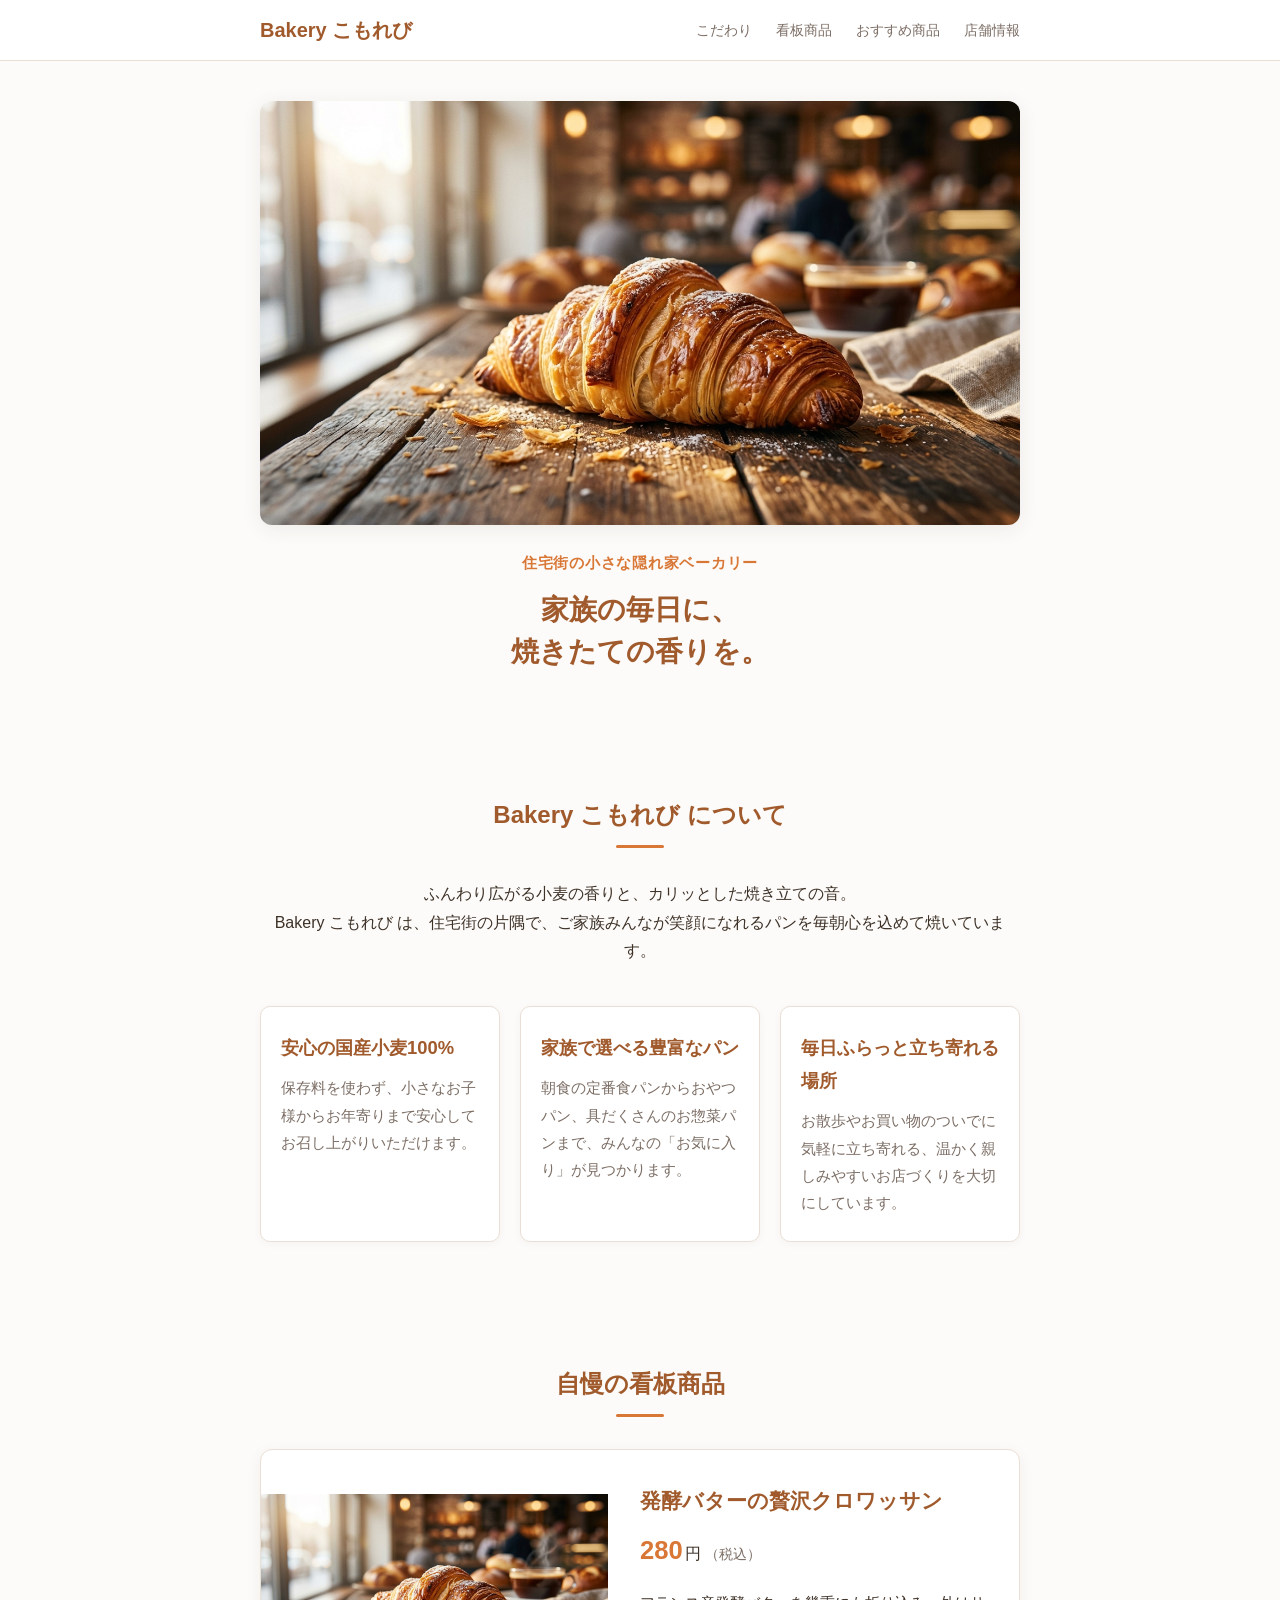
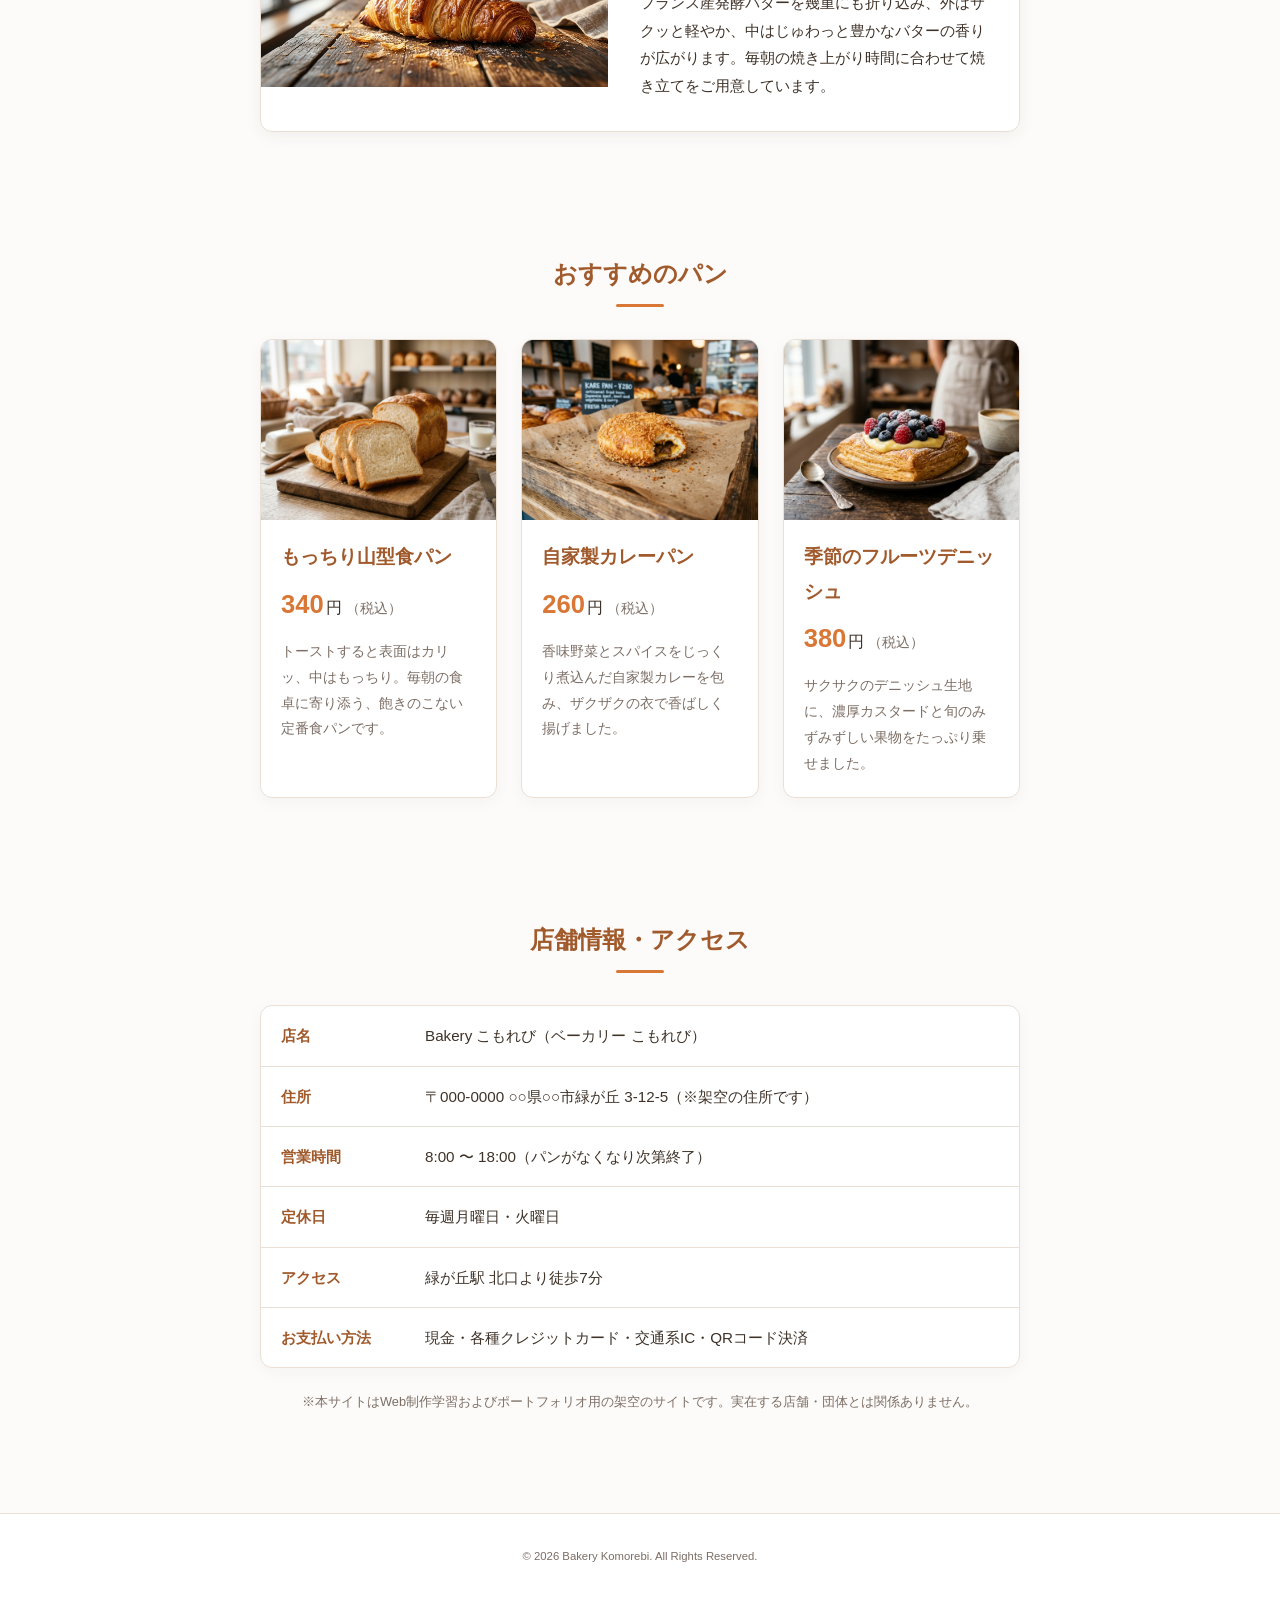
<file: bakery-lp/index.html>
<!DOCTYPE html>
<html lang="ja">
<head>
  <meta charset="UTF-8">
  <meta name="viewport" content="width=device-width, initial-scale=1.0">
  <title>Bakery こもれび | 家族の毎日に寄り添うパン屋さん</title>
  <link rel="stylesheet" href="css/style.css">
</head>
<body>
  <!-- ===================================================
       ① ヘッダー：店名ロゴとページ内ナビゲーション
  =================================================== -->
  <header class="header">
    <div class="header-inner">
      <!-- サイトの最上位見出し・ロゴ -->
      <h1 class="logo">
        <a href="#">Bakery こもれび</a>
      </h1>

      <!-- サイト内ナビゲーション -->
      <nav class="nav">
        <ul class="nav-list">
          <li class="nav-item"><a href="#about">こだわり</a></li>
          <li class="nav-item"><a href="#signature">看板商品</a></li>
          <li class="nav-item"><a href="#menu">おすすめ商品</a></li>
          <li class="nav-item"><a href="#shop-info">店舗情報</a></li>
        </ul>
      </nav>
    </div>
  </header>

  <!-- ===================================================
       メインコンテンツ（ページ固有の主要内容を囲む）
  =================================================== -->
  <main>
    <!-- ===================================================
         ② ファーストビュー（ヒーローセクション）
    =================================================== -->
    <section class="hero">
      <div class="hero-inner">
        <!-- 看板商品の写真 -->
        <div class="hero-image-wrapper">
          <img src="images/hero-croissant.jpg" alt="焼きたての発酵バタークロワッサン" class="hero-image">
        </div>

        <!-- キャッチコピーエリア -->
        <div class="hero-content">
          <p class="hero-subcopy">住宅街の小さな隠れ家ベーカリー</p>
          <h2 class="hero-title">家族の毎日に、<br>焼きたての香りを。</h2>
        </div>
      </div>
    </section>

    <!-- ===================================================
         ③ お店のこだわり（Aboutセクション）
    =================================================== -->
    <section id="about" class="about">
      <div class="about-inner">
        <!-- セクションの見出し -->
        <h2 class="section-title">Bakery こもれび について</h2>
        
        <!-- お店の想い（リード文） -->
        <p class="about-lead">
          ふんわり広がる小麦の香りと、カリッとした焼き立ての音。<br>
          Bakery こもれび は、住宅街の片隅で、ご家族みんなが笑顔になれるパンを毎朝心を込めて焼いています。
        </p>

        <!-- 3つのこだわりカード -->
        <div class="about-cards">
          <!-- こだわり1 -->
          <article class="about-card">
            <h3 class="about-card-title">安心の国産小麦100%</h3>
            <p class="about-card-text">
              保存料を使わず、小さなお子様からお年寄りまで安心してお召し上がりいただけます。
            </p>
          </article>

          <!-- こだわり2 -->
          <article class="about-card">
            <h3 class="about-card-title">家族で選べる豊富なパン</h3>
            <p class="about-card-text">
              朝食の定番食パンからおやつパン、具だくさんのお惣菜パンまで、みんなの「お気に入り」が見つかります。
            </p>
          </article>

          <!-- こだわり3 -->
          <article class="about-card">
            <h3 class="about-card-title">毎日ふらっと立ち寄れる場所</h3>
            <p class="about-card-text">
              お散歩やお買い物のついでに気軽に立ち寄れる、温かく親しみやすいお店づくりを大切にしています。
            </p>
          </article>
        </div>
      </div>
    </section>

    <!-- ===================================================
         ④ 看板商品（Signatureセクション）
    =================================================== -->
    <section id="signature" class="signature">
      <div class="signature-inner">
        <!-- セクションの見出し -->
        <h2 class="section-title">自慢の看板商品</h2>

        <article class="signature-card">
          <!-- 商品写真 -->
          <div class="signature-image-wrapper">
            <img src="images/hero-croissant.jpg" alt="発酵バターの贅沢クロワッサン" class="signature-image">
          </div>

          <!-- 商品情報 -->
          <div class="signature-body">
            <h3 class="signature-name">発酵バターの贅沢クロワッサン</h3>
            <p class="signature-price">
              <span class="price-num">280</span>円<span class="price-tax">（税込）</span>
            </p>
            <p class="signature-desc">
              フランス産発酵バターを幾重にも折り込み、外はサクッと軽やか、中はじゅわっと豊かなバターの香りが広がります。毎朝の焼き上がり時間に合わせて焼き立てをご用意しています。
            </p>
          </div>
        </article>
      </div>
    </section>

    <!-- ===================================================
         ⑤ おすすめ商品（Menuセクション）
    =================================================== -->
    <section id="menu" class="menu">
      <div class="menu-inner">
        <!-- セクションの見出し -->
        <h2 class="section-title">おすすめのパン</h2>

        <!-- 3点カードリスト -->
        <div class="menu-list">
          <!-- 商品1：食パン -->
          <article class="menu-card">
            <div class="menu-card-image-wrapper">
              <img src="images/bread-shokupan.jpg" alt="もっちり山型食パン" class="menu-card-image">
            </div>
            <div class="menu-card-body">
              <h3 class="menu-card-name">もっちり山型食パン</h3>
              <p class="menu-card-price">
                <span class="price-num">340</span>円<span class="price-tax">（税込）</span>
              </p>
              <p class="menu-card-desc">
                トーストすると表面はカリッ、中はもっちり。毎朝の食卓に寄り添う、飽きのこない定番食パンです。
              </p>
            </div>
          </article>

          <!-- 商品2：カレーパン -->
          <article class="menu-card">
            <div class="menu-card-image-wrapper">
              <img src="images/curry-pan.jpg" alt="自家製カレーパン" class="menu-card-image">
            </div>
            <div class="menu-card-body">
              <h3 class="menu-card-name">自家製カレーパン</h3>
              <p class="menu-card-price">
                <span class="price-num">260</span>円<span class="price-tax">（税込）</span>
              </p>
              <p class="menu-card-desc">
                香味野菜とスパイスをじっくり煮込んだ自家製カレーを包み、ザクザクの衣で香ばしく揚げました。
              </p>
            </div>
          </article>

          <!-- 商品3：フルーツデニッシュ -->
          <article class="menu-card">
            <div class="menu-card-image-wrapper">
              <img src="images/fruit-danish.jpg" alt="季節のフルーツデニッシュ" class="menu-card-image">
            </div>
            <div class="menu-card-body">
              <h3 class="menu-card-name">季節のフルーツデニッシュ</h3>
              <p class="menu-card-price">
                <span class="price-num">380</span>円<span class="price-tax">（税込）</span>
              </p>
              <p class="menu-card-desc">
                サクサクのデニッシュ生地に、濃厚カスタードと旬のみずみずしい果物をたっぷり乗せました。
              </p>
            </div>
          </article>
        </div>
      </div>
    </section>

    <!-- ===================================================
         ⑥ 店舗情報・アクセス（Shop Infoセクション）
    =================================================== -->
    <section id="shop-info" class="shop-info">
      <div class="shop-info-inner">
        <h2 class="section-title">店舗情報・アクセス</h2>

        <!-- 店舗データ（定義リスト） -->
        <dl class="shop-data-list">
          <div class="shop-data-row">
            <dt class="shop-data-term">店名</dt>
            <dd class="shop-data-desc">Bakery こもれび（ベーカリー こもれび）</dd>
          </div>

          <div class="shop-data-row">
            <dt class="shop-data-term">住所</dt>
            <dd class="shop-data-desc">〒000-0000 ○○県○○市緑が丘 3-12-5（※架空の住所です）</dd>
          </div>

          <div class="shop-data-row">
            <dt class="shop-data-term">営業時間</dt>
            <dd class="shop-data-desc">8:00 〜 18:00（パンがなくなり次第終了）</dd>
          </div>

          <div class="shop-data-row">
            <dt class="shop-data-term">定休日</dt>
            <dd class="shop-data-desc">毎週月曜日・火曜日</dd>
          </div>

          <div class="shop-data-row">
            <dt class="shop-data-term">アクセス</dt>
            <dd class="shop-data-desc">緑が丘駅 北口より徒歩7分</dd>
          </div>

          <div class="shop-data-row">
            <dt class="shop-data-term">お支払い方法</dt>
            <dd class="shop-data-desc">現金・各種クレジットカード・交通系IC・QRコード決済</dd>
          </div>
        </dl>

        <!-- ポートフォリオ用注記 -->
        <p class="shop-note">
          ※本サイトはWeb制作学習およびポートフォリオ用の架空のサイトです。実在する店舗・団体とは関係ありません。
        </p>
      </div>
    </section>
  </main>

  <!-- ===================================================
       ⑦ フッター：コピーライト
  =================================================== -->
  <footer class="footer">
    <div class="footer-inner">
      <p class="copyright">
        <small>&copy; 2026 Bakery Komorebi. All Rights Reserved.</small>
      </p>
    </div>
  </footer>
</body>
</html>
</file>
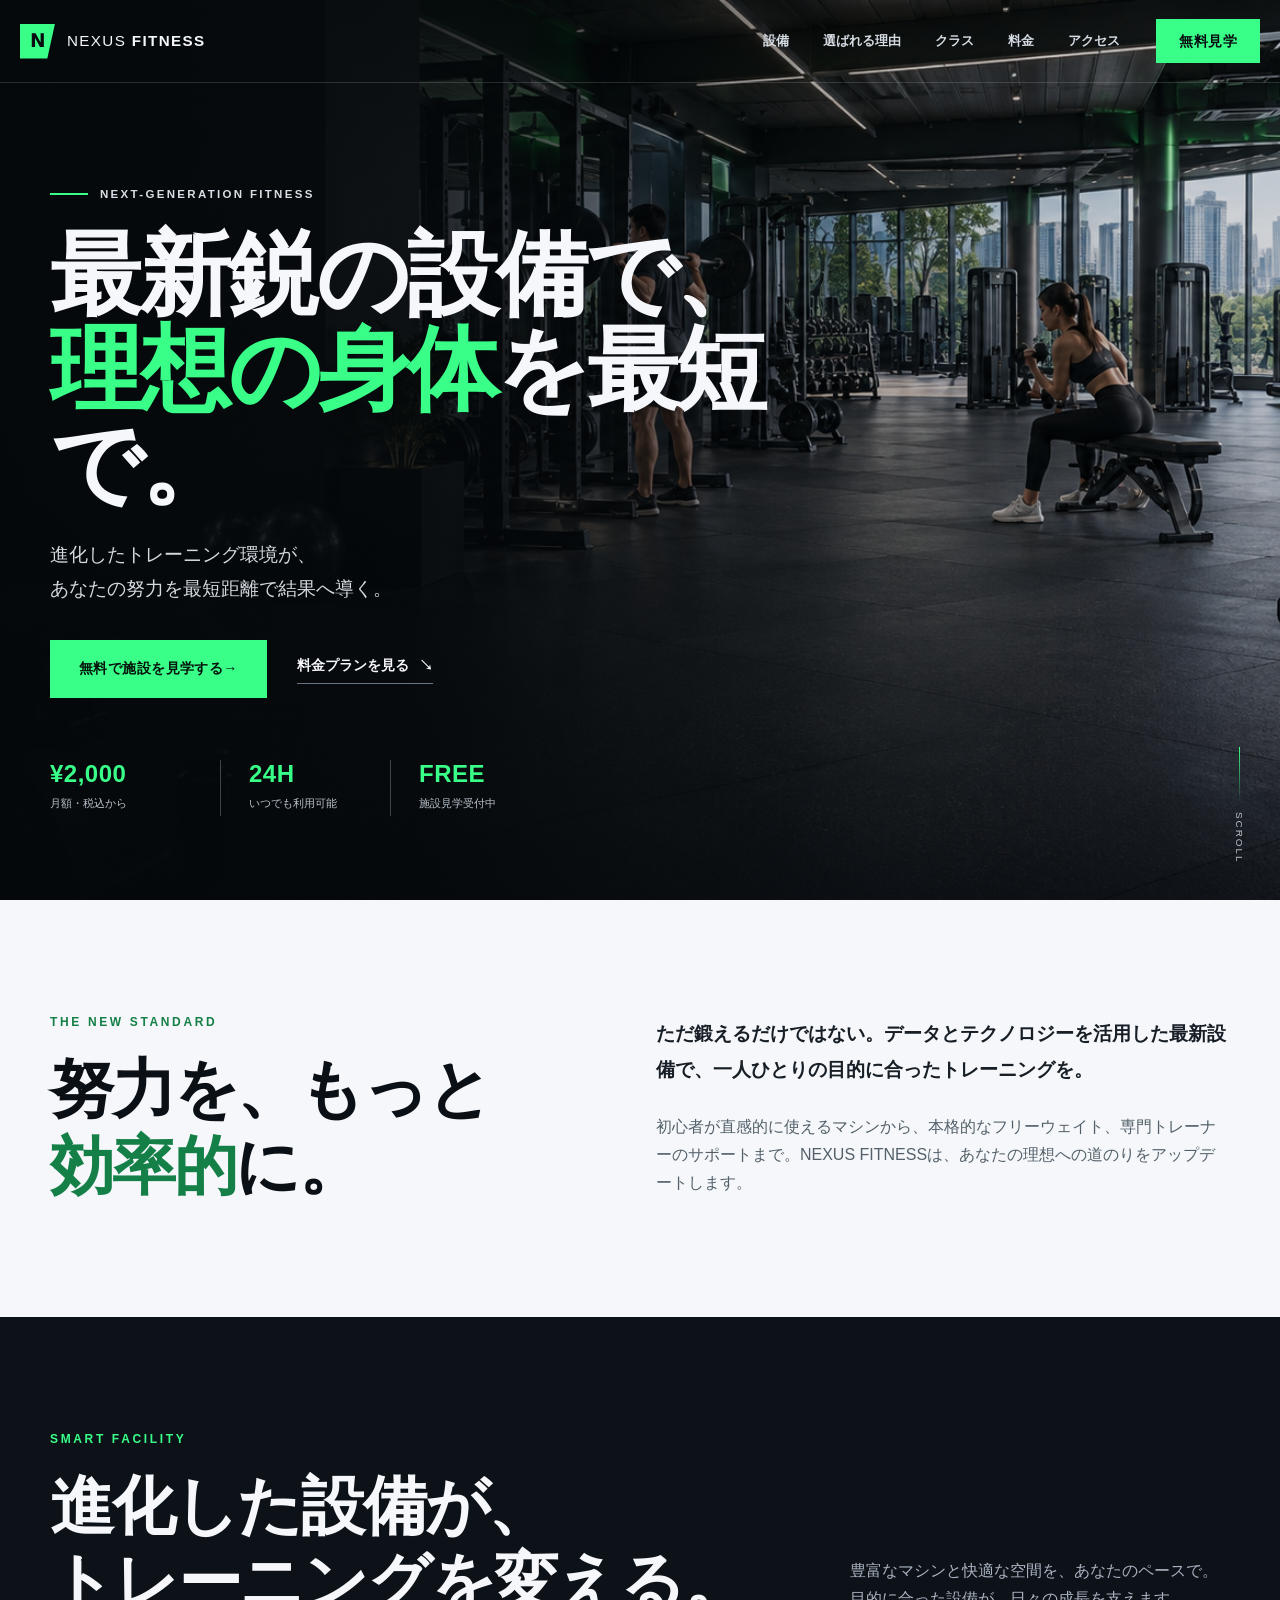
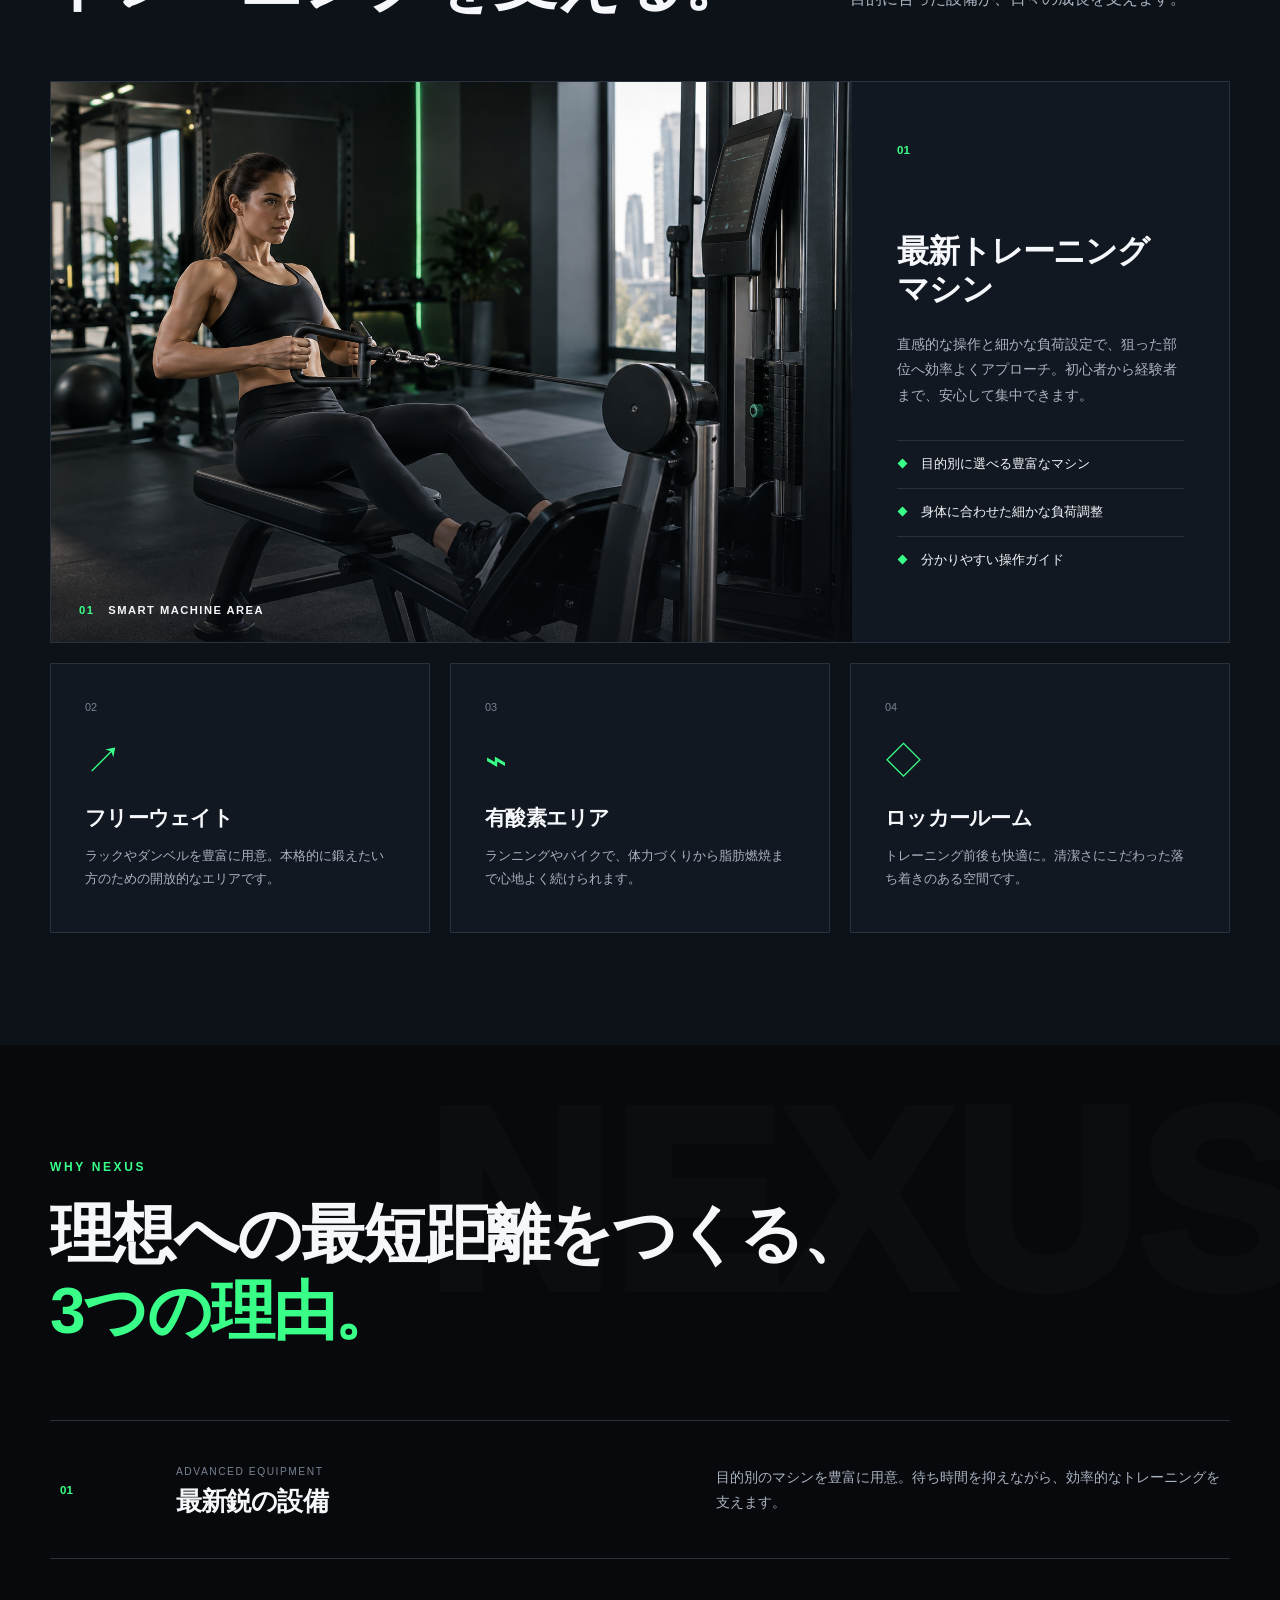
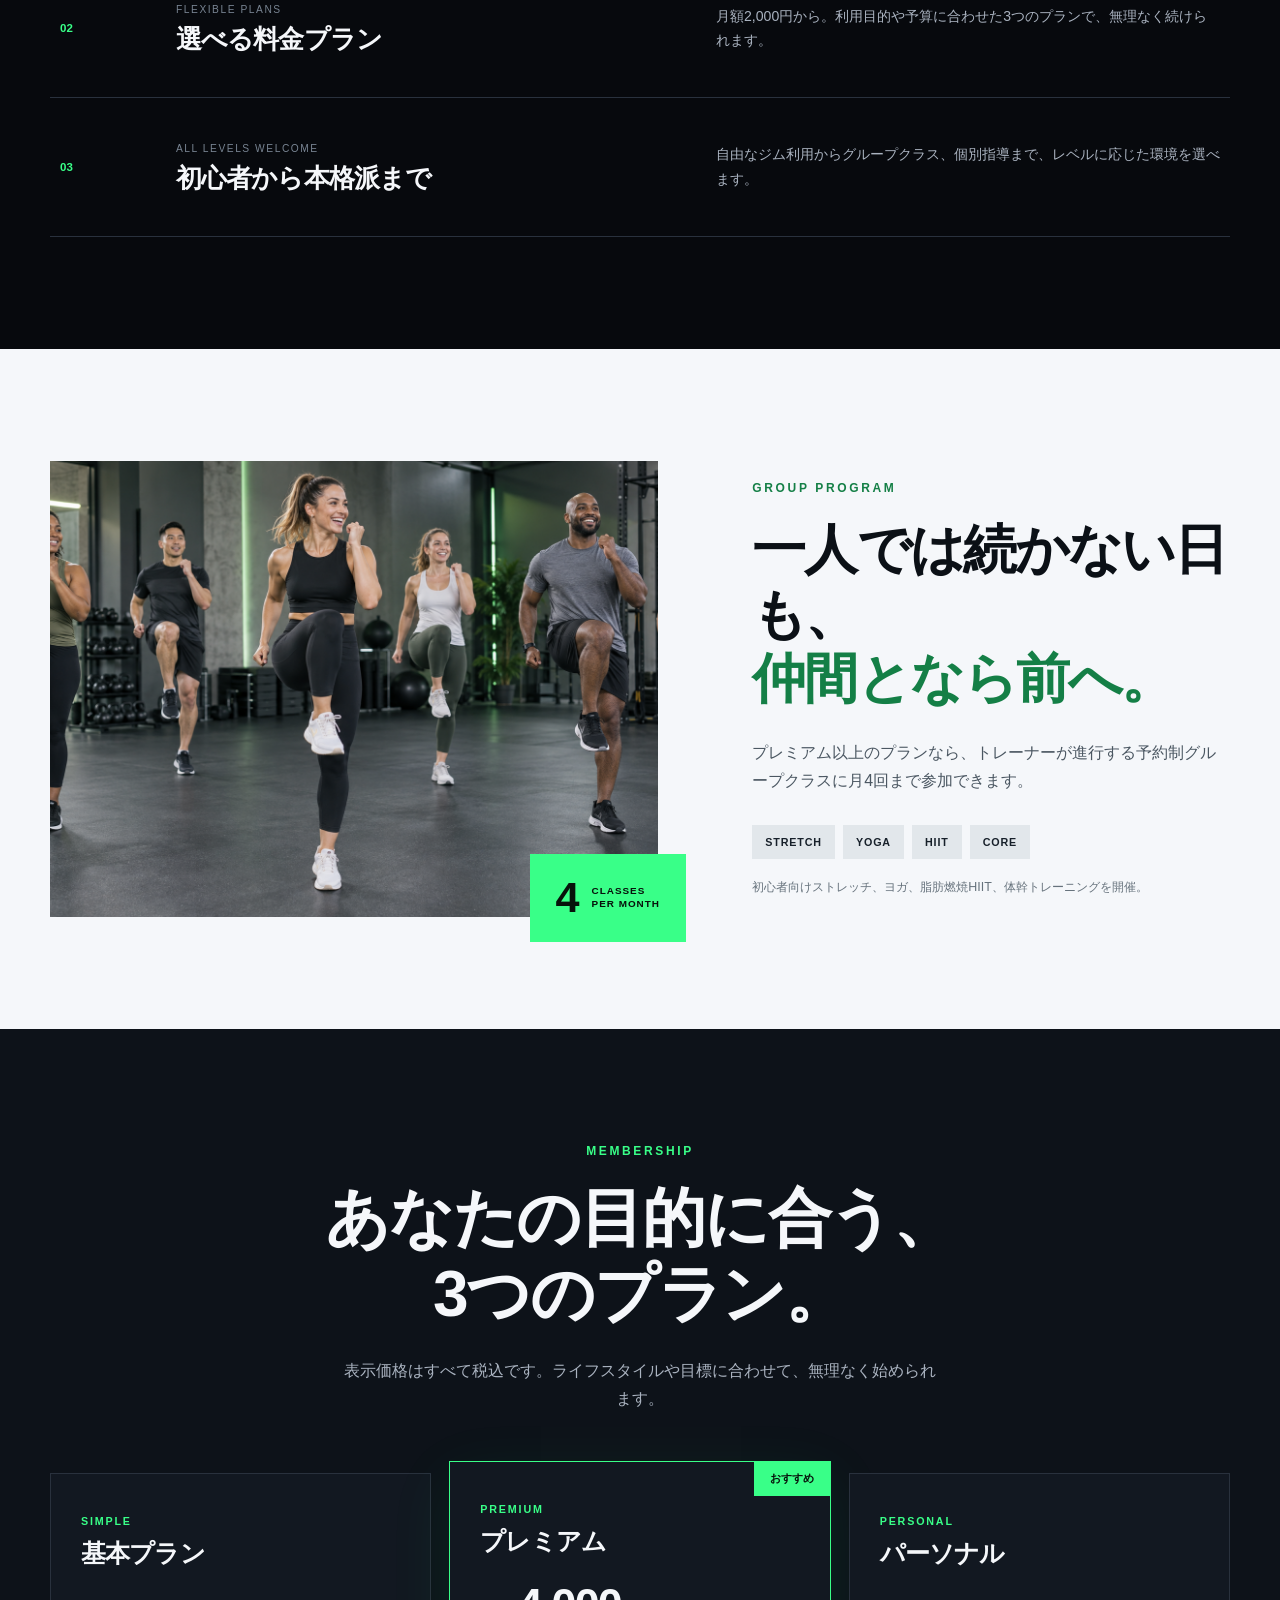
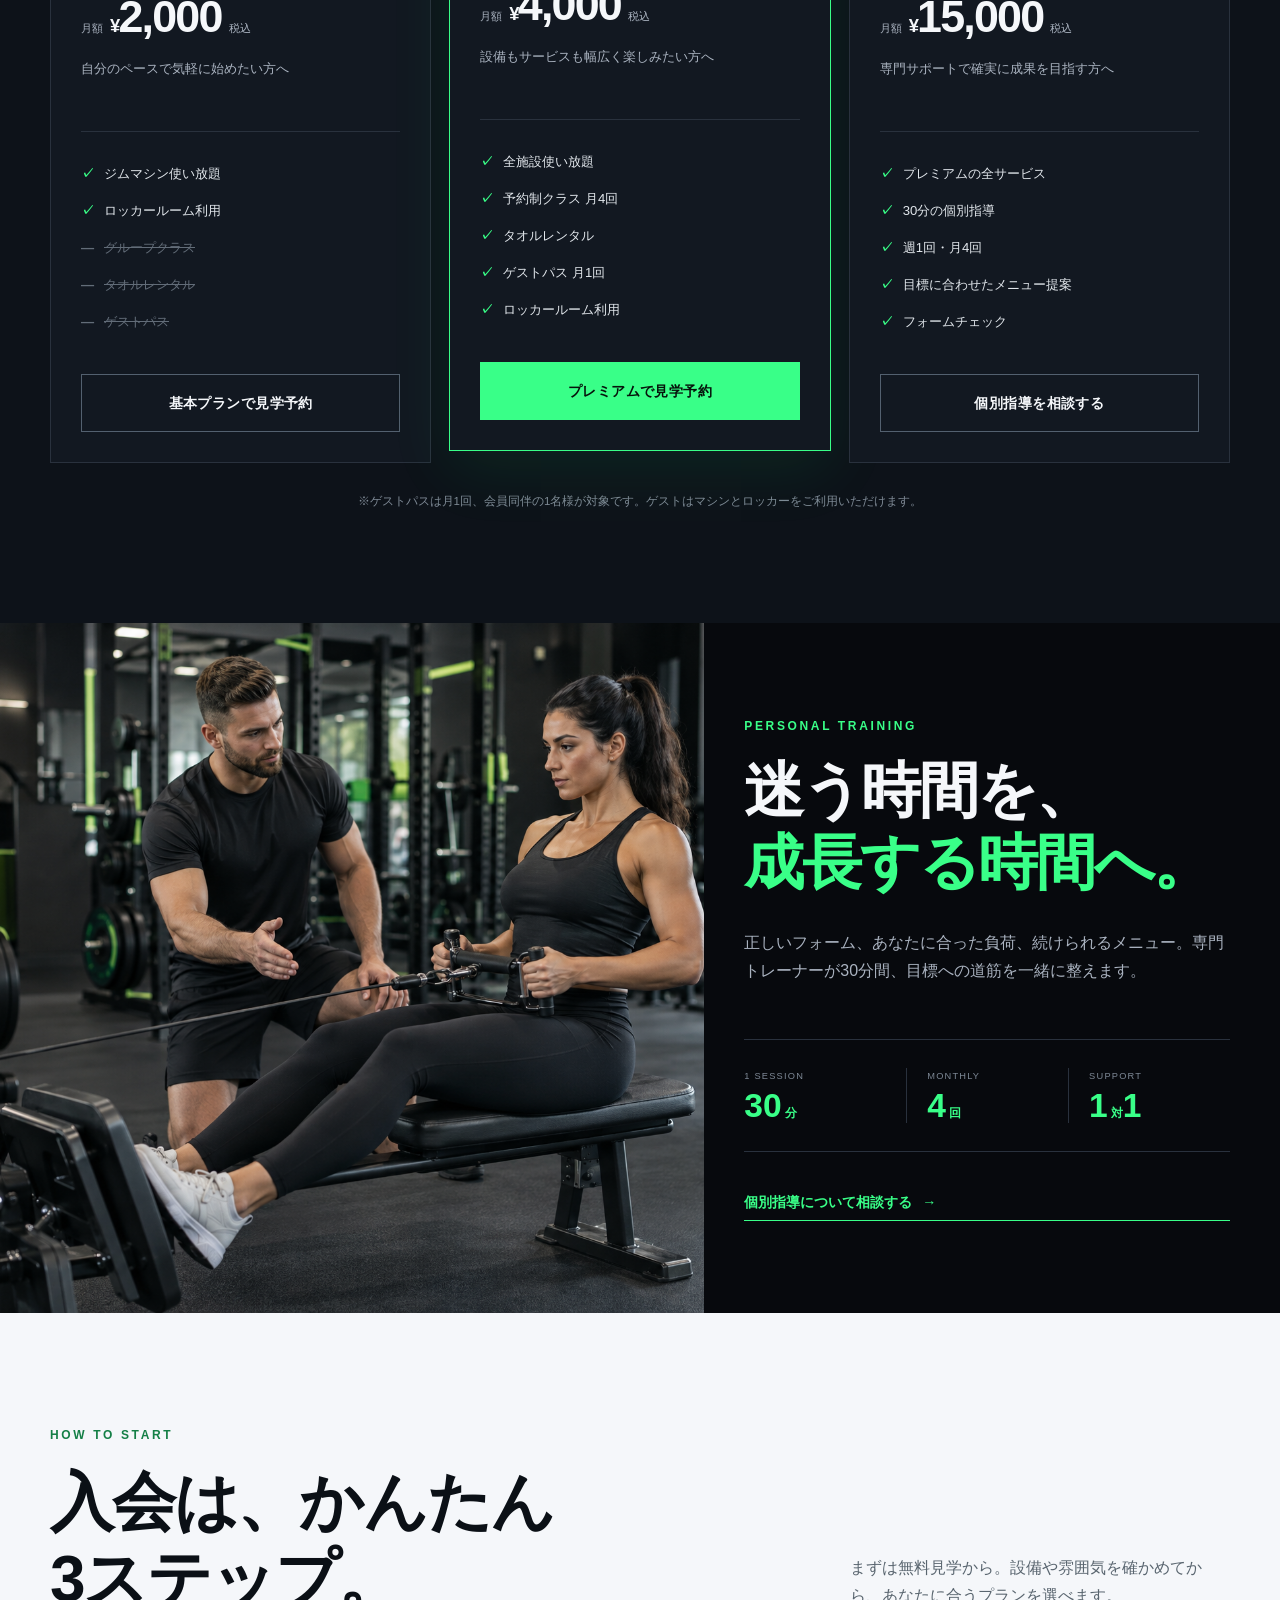
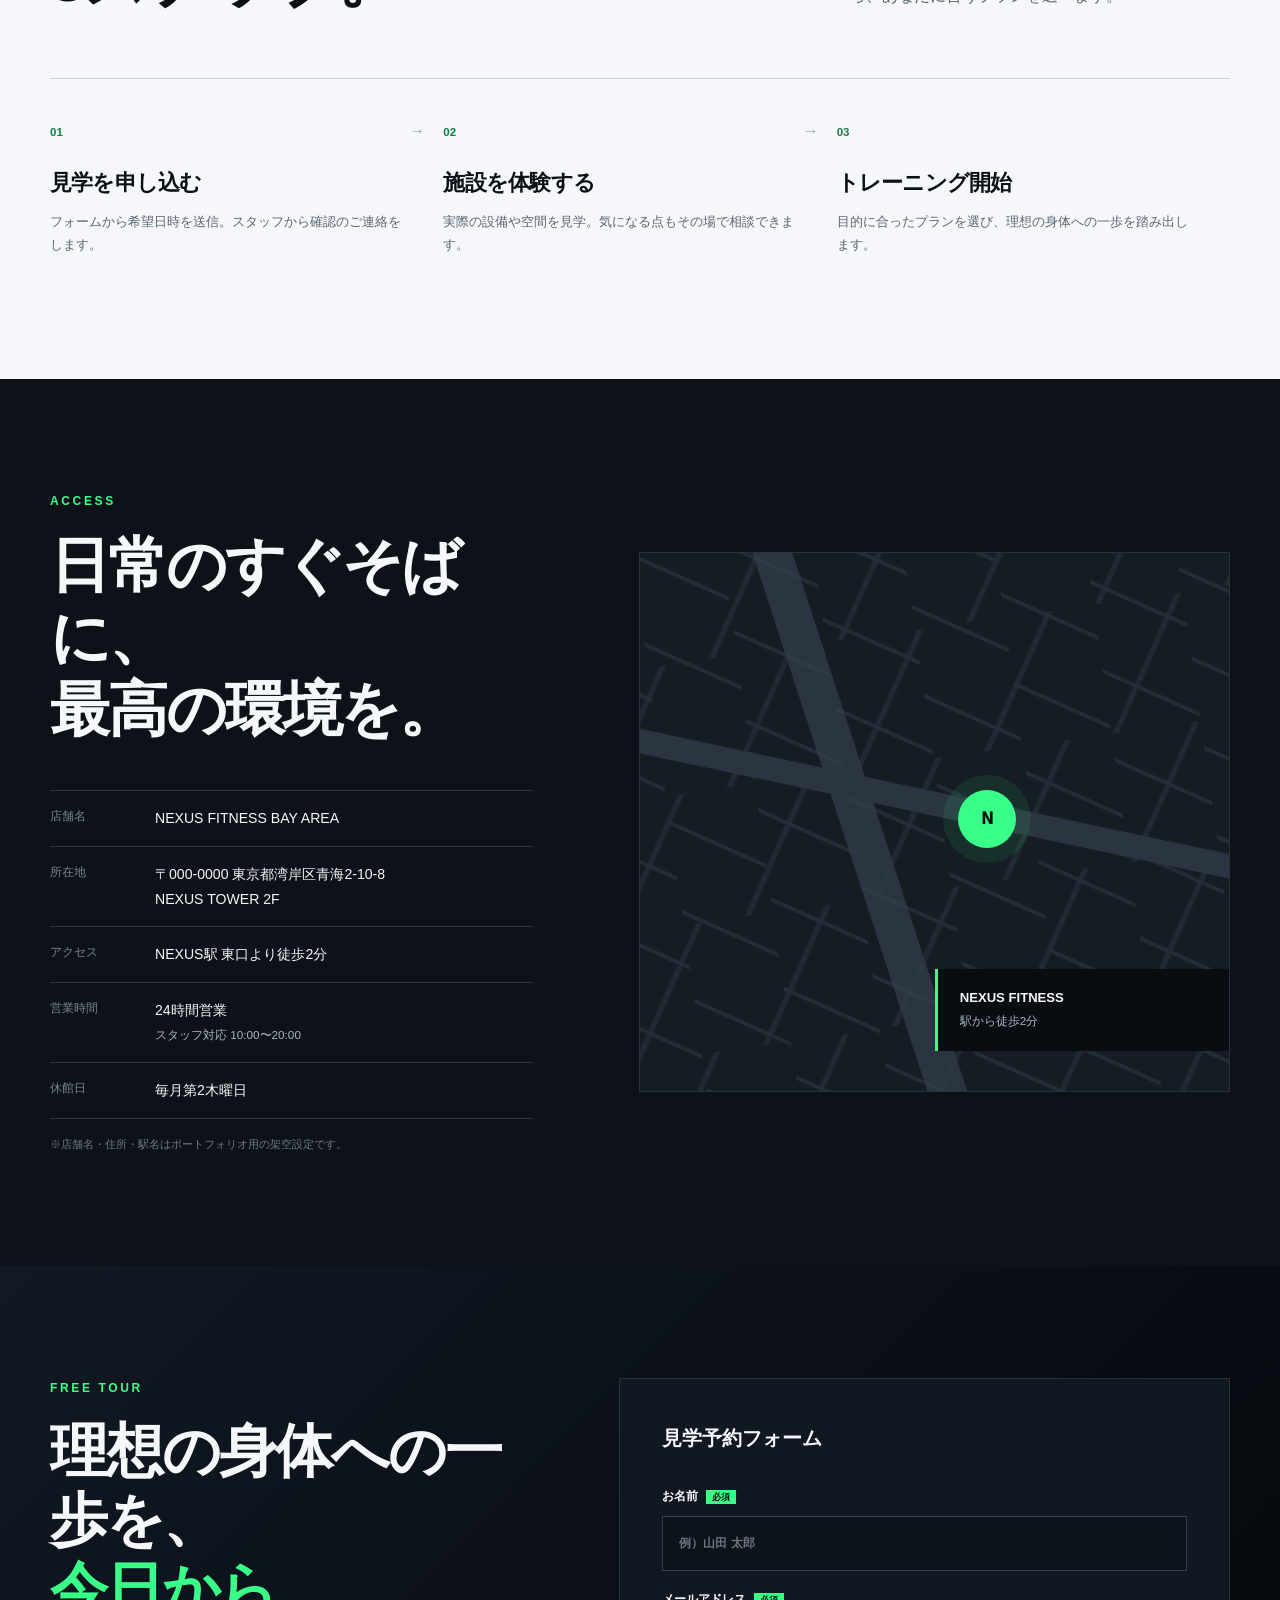
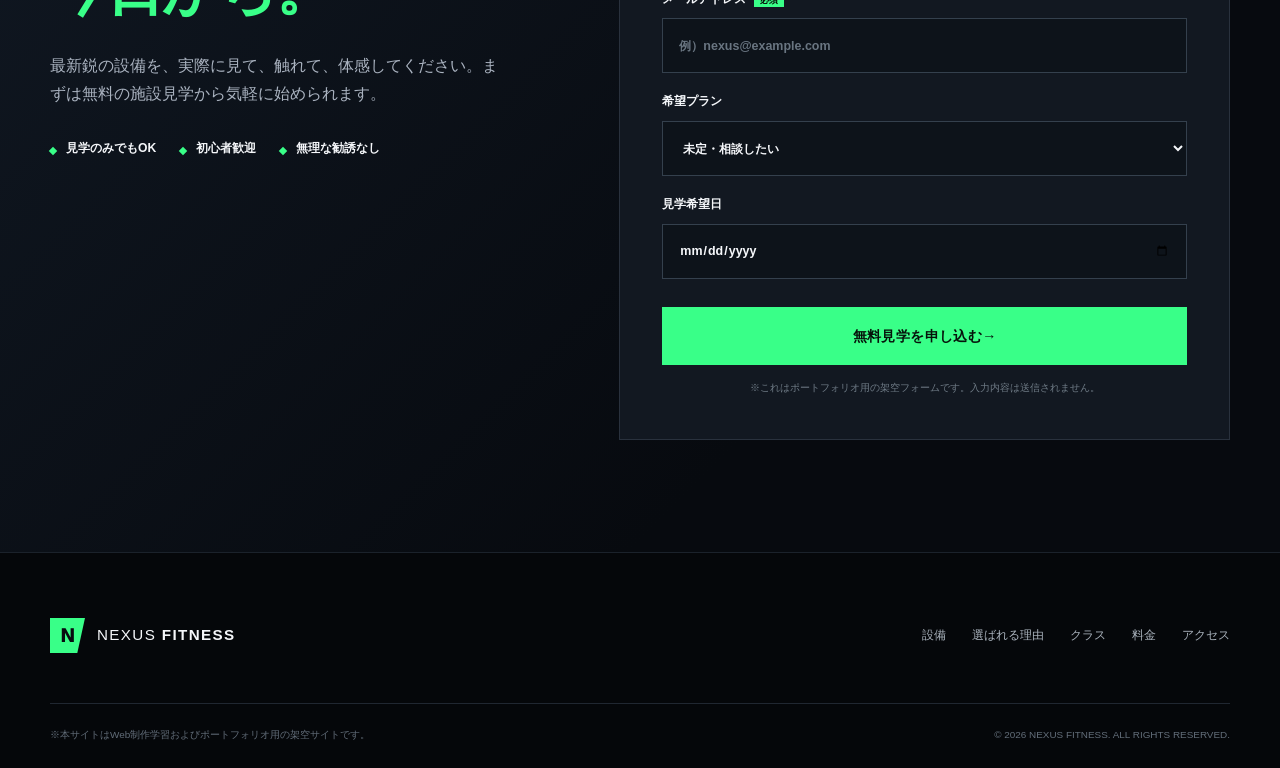
<file: fitness-gym-lp/index.html>
<!DOCTYPE html>
<html lang="ja">
<head>
  <meta charset="UTF-8">
  <meta name="viewport" content="width=device-width, initial-scale=1.0">
  <meta name="description" content="最新鋭のトレーニング設備を備えたNEXUS FITNESS。月額2,000円から選べる3つの料金プランで、理想の身体づくりを支えます。">
  <meta name="theme-color" content="#080b10">
  <title>NEXUS FITNESS｜最新鋭の設備で理想の身体を最短で</title>
  <link rel="stylesheet" href="css/style.css">
</head>
<body>
  <a class="skip-link" href="#main">本文へ移動する</a>

  <header class="site-header">
    <div class="header-inner">
      <a class="brand" href="#top" aria-label="NEXUS FITNESS トップへ">
        <span class="brand-mark" aria-hidden="true">N</span>
        <span class="brand-name">NEXUS <strong>FITNESS</strong></span>
      </a>

      <nav class="global-nav" aria-label="メインナビゲーション">
        <a href="#facility">設備</a>
        <a href="#features">選ばれる理由</a>
        <a href="#programs">クラス</a>
        <a href="#plans">料金</a>
        <a href="#access">アクセス</a>
      </nav>

      <a class="button button-small" href="#visit">無料見学</a>
    </div>
  </header>

  <main id="main">
    <section class="hero" id="top" aria-labelledby="hero-title">
      <div class="hero-media" aria-hidden="true"></div>
      <div class="hero-overlay" aria-hidden="true"></div>
      <div class="hero-content container">
        <p class="eyebrow"><span></span> NEXT-GENERATION FITNESS</p>
        <h1 id="hero-title">最新鋭の設備で、<br><em>理想の身体</em>を最短で。</h1>
        <p class="hero-copy">進化したトレーニング環境が、<br>あなたの努力を最短距離で結果へ導く。</p>
        <div class="hero-actions">
          <a class="button button-primary" href="#visit">無料で施設を見学する <span aria-hidden="true">→</span></a>
          <a class="text-link" href="#plans">料金プランを見る <span aria-hidden="true">↘</span></a>
        </div>
        <ul class="hero-badges" aria-label="NEXUS FITNESSの特徴">
          <li><strong>¥2,000</strong><span>月額・税込から</span></li>
          <li><strong>24H</strong><span>いつでも利用可能</span></li>
          <li><strong>FREE</strong><span>施設見学受付中</span></li>
        </ul>
      </div>
      <p class="scroll-hint" aria-hidden="true"><span></span>SCROLL</p>
    </section>

    <section class="intro section" aria-labelledby="intro-title">
      <div class="container intro-grid">
        <div>
          <p class="section-label">THE NEW STANDARD</p>
          <h2 id="intro-title">努力を、もっと<br><span>効率的</span>に。</h2>
        </div>
        <div class="intro-body">
          <p class="lead">ただ鍛えるだけではない。データとテクノロジーを活用した最新設備で、一人ひとりの目的に合ったトレーニングを。</p>
          <p>初心者が直感的に使えるマシンから、本格的なフリーウェイト、専門トレーナーのサポートまで。NEXUS FITNESSは、あなたの理想への道のりをアップデートします。</p>
        </div>
      </div>
    </section>

    <section class="facility section" id="facility" aria-labelledby="facility-title">
      <div class="container">
        <div class="section-heading">
          <div>
            <p class="section-label">SMART FACILITY</p>
            <h2 id="facility-title">進化した設備が、<br>トレーニングを変える。</h2>
          </div>
          <p>豊富なマシンと快適な空間を、あなたのペースで。目的に合った設備が、日々の成長を支えます。</p>
        </div>

        <div class="facility-showcase">
          <figure class="facility-photo">
            <img src="images/smart-machine.png" alt="デジタルモニターを備えた最新トレーニングマシンを利用する女性" loading="lazy" decoding="async">
            <figcaption><span>01</span> SMART MACHINE AREA</figcaption>
          </figure>
          <div class="facility-detail">
            <p class="number">01</p>
            <h3>最新トレーニング<br>マシン</h3>
            <p>直感的な操作と細かな負荷設定で、狙った部位へ効率よくアプローチ。初心者から経験者まで、安心して集中できます。</p>
            <ul class="check-list">
              <li>目的別に選べる豊富なマシン</li>
              <li>身体に合わせた細かな負荷調整</li>
              <li>分かりやすい操作ガイド</li>
            </ul>
          </div>
        </div>

        <div class="facility-cards">
          <article>
            <p class="card-index">02</p>
            <span class="line-icon" aria-hidden="true">↗</span>
            <h3>フリーウェイト</h3>
            <p>ラックやダンベルを豊富に用意。本格的に鍛えたい方のための開放的なエリアです。</p>
          </article>
          <article>
            <p class="card-index">03</p>
            <span class="line-icon" aria-hidden="true">⌁</span>
            <h3>有酸素エリア</h3>
            <p>ランニングやバイクで、体力づくりから脂肪燃焼まで心地よく続けられます。</p>
          </article>
          <article>
            <p class="card-index">04</p>
            <span class="line-icon" aria-hidden="true">◇</span>
            <h3>ロッカールーム</h3>
            <p>トレーニング前後も快適に。清潔さにこだわった落ち着きのある空間です。</p>
          </article>
        </div>
      </div>
    </section>

    <section class="features section" id="features" aria-labelledby="features-title">
      <div class="container">
        <p class="section-label">WHY NEXUS</p>
        <h2 id="features-title">理想への最短距離をつくる、<br><span>3つの理由。</span></h2>

        <ol class="feature-list">
          <li>
            <p class="feature-number">01</p>
            <div>
              <p class="feature-en">ADVANCED EQUIPMENT</p>
              <h3>最新鋭の設備</h3>
            </div>
            <p>目的別のマシンを豊富に用意。待ち時間を抑えながら、効率的なトレーニングを支えます。</p>
          </li>
          <li>
            <p class="feature-number">02</p>
            <div>
              <p class="feature-en">FLEXIBLE PLANS</p>
              <h3>選べる料金プラン</h3>
            </div>
            <p>月額2,000円から。利用目的や予算に合わせた3つのプランで、無理なく続けられます。</p>
          </li>
          <li>
            <p class="feature-number">03</p>
            <div>
              <p class="feature-en">ALL LEVELS WELCOME</p>
              <h3>初心者から本格派まで</h3>
            </div>
            <p>自由なジム利用からグループクラス、個別指導まで、レベルに応じた環境を選べます。</p>
          </li>
        </ol>
      </div>
    </section>

    <section class="programs section" id="programs" aria-labelledby="programs-title">
      <div class="container">
        <div class="program-visual">
          <img src="images/group-class.png" alt="トレーナーと一緒にHIITのグループクラスを楽しむ参加者" loading="lazy" decoding="async">
          <div class="visual-tag"><strong>4</strong><span>CLASSES<br>PER MONTH</span></div>
        </div>
        <div class="program-content">
          <p class="section-label">GROUP PROGRAM</p>
          <h2 id="programs-title">一人では続かない日も、<br><span>仲間となら前へ。</span></h2>
          <p>プレミアム以上のプランなら、トレーナーが進行する予約制グループクラスに月4回まで参加できます。</p>
          <div class="program-tags" aria-label="クラスの種類">
            <span>STRETCH</span>
            <span>YOGA</span>
            <span>HIIT</span>
            <span>CORE</span>
          </div>
          <p class="program-note">初心者向けストレッチ、ヨガ、脂肪燃焼HIIT、体幹トレーニングを開催。</p>
        </div>
      </div>
    </section>

    <section class="plans section" id="plans" aria-labelledby="plans-title">
      <div class="container">
        <div class="section-heading centered">
          <div>
            <p class="section-label">MEMBERSHIP</p>
            <h2 id="plans-title">あなたの目的に合う、<br>3つのプラン。</h2>
          </div>
          <p>表示価格はすべて税込です。ライフスタイルや目標に合わせて、無理なく始められます。</p>
        </div>

        <div class="plan-grid">
          <article class="plan-card">
            <p class="plan-kicker">SIMPLE</p>
            <h3>基本プラン</h3>
            <p class="price"><span>月額</span><strong><small>¥</small>2,000</strong><span>税込</span></p>
            <p class="plan-for">自分のペースで気軽に始めたい方へ</p>
            <ul>
              <li>ジムマシン使い放題</li>
              <li>ロッカールーム利用</li>
              <li class="unavailable">グループクラス</li>
              <li class="unavailable">タオルレンタル</li>
              <li class="unavailable">ゲストパス</li>
            </ul>
            <a class="button button-outline" href="#visit">基本プランで見学予約</a>
          </article>

          <article class="plan-card featured">
            <p class="recommend">おすすめ</p>
            <p class="plan-kicker">PREMIUM</p>
            <h3>プレミアム</h3>
            <p class="price"><span>月額</span><strong><small>¥</small>4,000</strong><span>税込</span></p>
            <p class="plan-for">設備もサービスも幅広く楽しみたい方へ</p>
            <ul>
              <li>全施設使い放題</li>
              <li>予約制クラス 月4回</li>
              <li>タオルレンタル</li>
              <li>ゲストパス 月1回</li>
              <li>ロッカールーム利用</li>
            </ul>
            <a class="button button-primary" href="#visit">プレミアムで見学予約</a>
          </article>

          <article class="plan-card">
            <p class="plan-kicker">PERSONAL</p>
            <h3>パーソナル</h3>
            <p class="price"><span>月額</span><strong><small>¥</small>15,000</strong><span>税込</span></p>
            <p class="plan-for">専門サポートで確実に成果を目指す方へ</p>
            <ul>
              <li>プレミアムの全サービス</li>
              <li>30分の個別指導</li>
              <li>週1回・月4回</li>
              <li>目標に合わせたメニュー提案</li>
              <li>フォームチェック</li>
            </ul>
            <a class="button button-outline" href="#visit">個別指導を相談する</a>
          </article>
        </div>

        <p class="plan-footnote">※ゲストパスは月1回、会員同伴の1名様が対象です。ゲストはマシンとロッカーをご利用いただけます。</p>
      </div>
    </section>

    <section class="personal section" aria-labelledby="personal-title">
      <div class="personal-image">
        <img src="images/personal-training.png" alt="トレーナーからケーブルマシンの個別指導を受ける女性" loading="lazy" decoding="async">
      </div>
      <div class="personal-content">
        <p class="section-label">PERSONAL TRAINING</p>
        <h2 id="personal-title">迷う時間を、<br><span>成長する時間へ。</span></h2>
        <p>正しいフォーム、あなたに合った負荷、続けられるメニュー。専門トレーナーが30分間、目標への道筋を一緒に整えます。</p>
        <dl class="personal-stats">
          <div><dt>1 SESSION</dt><dd>30<small>分</small></dd></div>
          <div><dt>MONTHLY</dt><dd>4<small>回</small></dd></div>
          <div><dt>SUPPORT</dt><dd>1<small>対</small>1</dd></div>
        </dl>
        <a class="text-link green" href="#visit">個別指導について相談する <span aria-hidden="true">→</span></a>
      </div>
    </section>

    <section class="flow section" aria-labelledby="flow-title">
      <div class="container">
        <div class="section-heading">
          <div>
            <p class="section-label">HOW TO START</p>
            <h2 id="flow-title">入会は、かんたん<br>3ステップ。</h2>
          </div>
          <p>まずは無料見学から。設備や雰囲気を確かめてから、あなたに合うプランを選べます。</p>
        </div>
        <ol class="flow-list">
          <li><span>01</span><h3>見学を申し込む</h3><p>フォームから希望日時を送信。スタッフから確認のご連絡をします。</p></li>
          <li><span>02</span><h3>施設を体験する</h3><p>実際の設備や空間を見学。気になる点もその場で相談できます。</p></li>
          <li><span>03</span><h3>トレーニング開始</h3><p>目的に合ったプランを選び、理想の身体への一歩を踏み出します。</p></li>
        </ol>
      </div>
    </section>

    <section class="access section" id="access" aria-labelledby="access-title">
      <div class="container access-grid">
        <div>
          <p class="section-label">ACCESS</p>
          <h2 id="access-title">日常のすぐそばに、<br>最高の環境を。</h2>
          <dl class="access-list">
            <div><dt>店舗名</dt><dd>NEXUS FITNESS BAY AREA</dd></div>
            <div><dt>所在地</dt><dd>〒000-0000 東京都湾岸区青海2-10-8<br>NEXUS TOWER 2F</dd></div>
            <div><dt>アクセス</dt><dd>NEXUS駅 東口より徒歩2分</dd></div>
            <div><dt>営業時間</dt><dd>24時間営業<br><small>スタッフ対応 10:00〜20:00</small></dd></div>
            <div><dt>休館日</dt><dd>毎月第2木曜日</dd></div>
          </dl>
          <p class="fiction-note">※店舗名・住所・駅名はポートフォリオ用の架空設定です。</p>
        </div>
        <div class="map-placeholder" role="img" aria-label="NEXUS FITNESS周辺の架空の地図">
          <div class="map-grid" aria-hidden="true"></div>
          <div class="map-pin" aria-hidden="true"><span>N</span></div>
          <p><strong>NEXUS FITNESS</strong><br><span>駅から徒歩2分</span></p>
        </div>
      </div>
    </section>

    <section class="visit section" id="visit" aria-labelledby="visit-title">
      <div class="container visit-grid">
        <div class="visit-copy">
          <p class="section-label">FREE TOUR</p>
          <h2 id="visit-title">理想の身体への一歩を、<br><span>今日から。</span></h2>
          <p>最新鋭の設備を、実際に見て、触れて、体感してください。まずは無料の施設見学から気軽に始められます。</p>
          <ul>
            <li>見学のみでもOK</li>
            <li>初心者歓迎</li>
            <li>無理な勧誘なし</li>
          </ul>
        </div>

        <form class="visit-form" action="#" method="get">
          <p class="form-title">見学予約フォーム</p>
          <label>お名前<span>必須</span><input type="text" name="name" autocomplete="name" placeholder="例）山田 太郎" required></label>
          <label>メールアドレス<span>必須</span><input type="email" name="email" autocomplete="email" placeholder="例）nexus@example.com" required></label>
          <label>希望プラン<select name="plan"><option value="">未定・相談したい</option><option>基本プラン</option><option>プレミアム</option><option>パーソナル</option></select></label>
          <label>見学希望日<input type="date" name="date"></label>
          <button class="button button-primary form-button" type="submit">無料見学を申し込む <span aria-hidden="true">→</span></button>
          <p class="form-note">※これはポートフォリオ用の架空フォームです。入力内容は送信されません。</p>
        </form>
      </div>
    </section>
  </main>

  <footer class="site-footer">
    <div class="container footer-top">
      <a class="brand" href="#top" aria-label="NEXUS FITNESS トップへ">
        <span class="brand-mark" aria-hidden="true">N</span>
        <span class="brand-name">NEXUS <strong>FITNESS</strong></span>
      </a>
      <nav aria-label="フッターナビゲーション">
        <a href="#facility">設備</a><a href="#features">選ばれる理由</a><a href="#programs">クラス</a><a href="#plans">料金</a><a href="#access">アクセス</a>
      </nav>
    </div>
    <div class="container footer-bottom">
      <p>※本サイトはWeb制作学習およびポートフォリオ用の架空サイトです。</p>
      <p>© 2026 NEXUS FITNESS. ALL RIGHTS RESERVED.</p>
    </div>
  </footer>
</body>
</html>
</file>
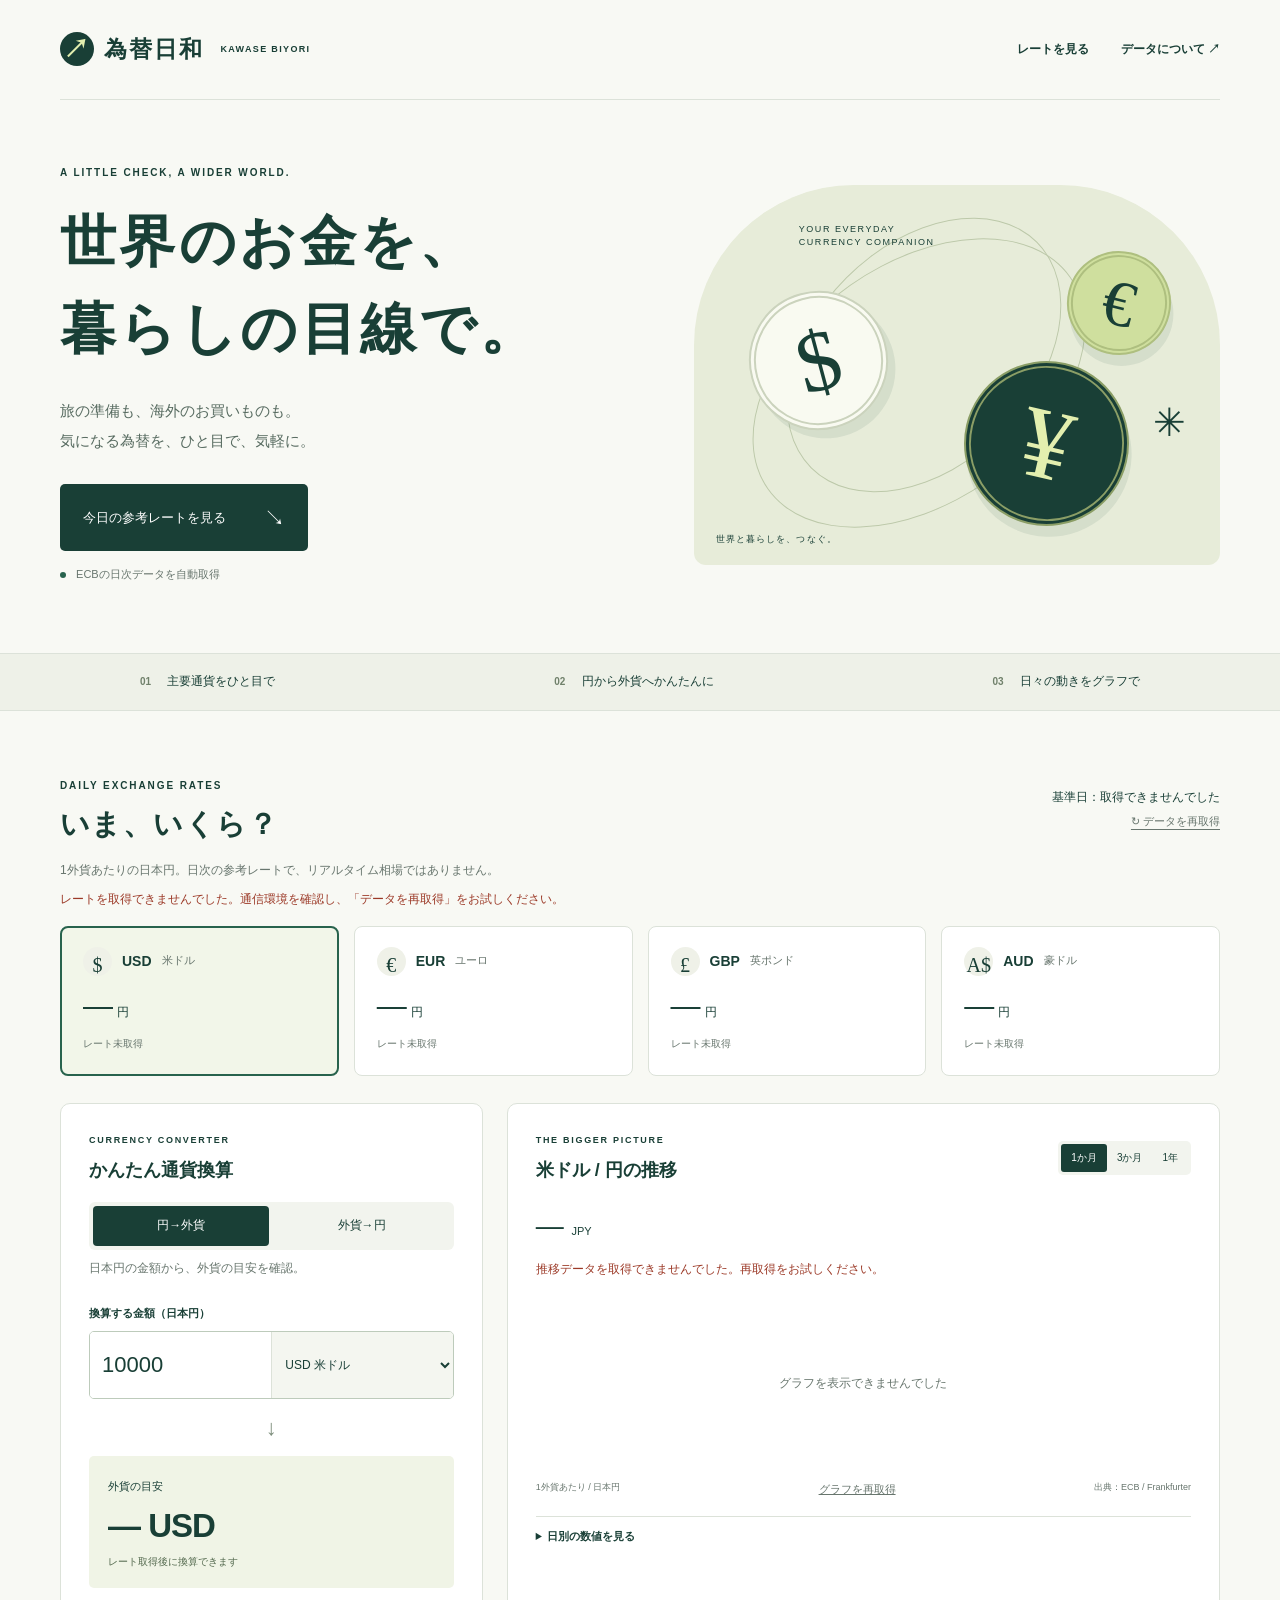
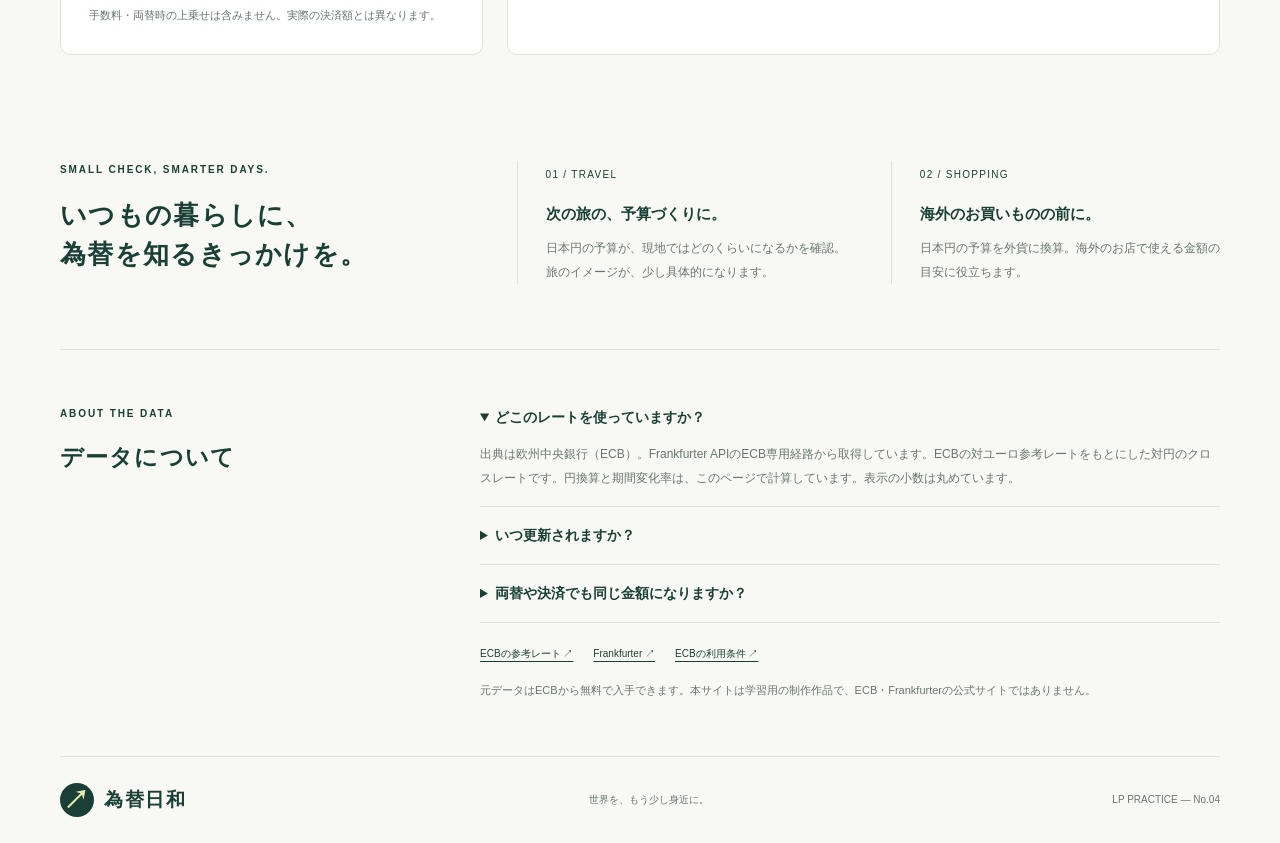
<file: forex-check-lp/index.html>
<!doctype html>
<html lang="ja">
<head>
  <meta charset="utf-8">
  <meta name="viewport" content="width=device-width, initial-scale=1">
  <meta name="description" content="主要通貨の対円レート、円換算、為替の推移をひとつのページで。ECBの日次参考レートを使った為替チェック。">
  <meta name="theme-color" content="#163f36">
  <title>為替日和 | 世界のお金を、暮らしの目線で。</title>
  <link rel="stylesheet" href="css/style.css">
  <script src="js/main.js" defer></script>
</head>
<body>
  <a class="skip" href="#main">本文へ移動</a>
  <header class="header wrap">
    <a class="brand" href="#" aria-label="為替日和 ホーム"><span class="brand-mark" aria-hidden="true">↗</span>為替日和<span class="brand-en">KAWASE BIYORI</span></a>
    <nav aria-label="メインナビゲーション"><a href="#rates">レートを見る</a><a href="#about">データについて <span aria-hidden="true">↗</span></a></nav>
  </header>
  <main id="main">
    <section class="hero wrap">
      <div class="hero-copy"><p class="eyebrow">A LITTLE CHECK, A WIDER WORLD.</p><h1>世界のお金を、<br>暮らしの目線で。</h1><p class="lead">旅の準備も、海外のお買いものも。<br>気になる為替を、ひと目で、気軽に。</p><a class="primary-link" href="#rates">今日の参考レートを見る <span aria-hidden="true">↘</span></a><p class="hero-note"><span class="dot"></span> ECBの日次データを自動取得</p></div>
      <div class="hero-art" aria-hidden="true"><div class="orbit orbit-one"></div><div class="orbit orbit-two"></div><div class="art-caption">YOUR EVERYDAY<br>CURRENCY COMPANION</div><div class="coin coin-dollar">$</div><div class="coin coin-euro">€</div><div class="coin coin-yen">¥</div><span class="art-star">✳</span><div class="art-bottom">世界と暮らしを、つなぐ。</div></div>
    </section>
    <div class="feature-strip"><div class="wrap"><span><b>01</b> 主要通貨をひと目で</span><span><b>02</b> 円から外貨へかんたんに</span><span><b>03</b> 日々の動きをグラフで</span></div></div>
    <section id="rates" class="workspace wrap">
      <div class="section-heading"><div><p class="eyebrow">DAILY EXCHANGE RATES</p><h2>いま、いくら？</h2></div><div class="update"><p id="rate-date">基準日を確認中</p><button id="refresh" type="button">↻ データを再取得</button></div></div>
      <p class="section-note">1外貨あたりの日本円。日次の参考レートで、リアルタイム相場ではありません。</p>
      <noscript><p class="notice">レートの取得・換算にはJavaScriptを有効にしてください。</p></noscript>
      <p id="rate-status" class="status" role="status">参考レートを読み込んでいます…</p>
      <div id="rate-cards" class="rate-cards" aria-label="通貨を選択" aria-busy="true"></div>
      <div class="tools-grid">
        <section class="converter panel" aria-labelledby="convert-title"><p class="eyebrow">CURRENCY CONVERTER</p><h3 id="convert-title">かんたん通貨換算</h3><div class="conversion-tabs" role="tablist" aria-label="換算の方向"><button id="tab-to-foreign" type="button" role="tab" aria-selected="true" aria-controls="conversion-panel">円→外貨</button><button id="tab-to-yen" type="button" role="tab" aria-selected="false" aria-controls="conversion-panel" tabindex="-1">外貨→円</button></div><div id="conversion-panel" role="tabpanel" aria-labelledby="tab-to-foreign"><p id="conversion-description" class="muted">日本円の金額から、外貨の目安を確認。</p><label id="amount-label" for="amount">換算する金額（日本円）</label><div class="amount-field"><input id="amount" type="number" value="10000" min="0" max="1000000000" step="1000" inputmode="decimal"><select id="currency" aria-label="換算先の外貨"><option value="USD">USD 米ドル</option><option value="EUR">EUR ユーロ</option><option value="GBP">GBP 英ポンド</option><option value="AUD">AUD 豪ドル</option></select></div><div class="convert-arrow" aria-hidden="true">↓</div><div class="result-box"><span id="result-label">外貨の目安</span><output id="conversion" for="amount currency" aria-live="polite">—<small> USD</small></output><p id="conversion-rate">レートの取得をお待ちください</p></div><p class="fine">手数料・両替時の上乗せは含みません。実際の決済額とは異なります。</p></div></section>
        <section class="chart-panel panel" aria-labelledby="chart-title"><div class="chart-heading"><div><p class="eyebrow">THE BIGGER PICTURE</p><h3 id="chart-title">米ドル / 円の推移</h3></div><div class="periods" aria-label="グラフの期間"><button type="button" data-days="30" aria-pressed="true">1か月</button><button type="button" data-days="90" aria-pressed="false">3か月</button><button type="button" data-days="365" aria-pressed="false">1年</button></div></div><div class="chart-summary"><p id="chart-latest">— <small>JPY</small></p><span id="chart-change">期間の変化を確認中</span></div><p id="chart-status" class="status" role="status">推移を読み込んでいます…</p><div id="chart" class="chart" aria-busy="true"></div><div class="chart-foot"><span>1外貨あたり / 日本円</span><button id="chart-retry" type="button" hidden>グラフを再取得</button><span>出典：ECB / Frankfurter</span></div><details><summary>日別の数値を見る</summary><div class="table-scroll"><table><caption id="table-caption">米ドル / 円の日別レート</caption><thead><tr><th scope="col">基準日</th><th scope="col">1外貨あたりの円</th></tr></thead><tbody id="history-table"></tbody></table></div></details></section>
      </div>
    </section>
    <section class="guide wrap"><div><p class="eyebrow">SMALL CHECK, SMARTER DAYS.</p><h2>いつもの暮らしに、<br>為替を知るきっかけを。</h2></div><div class="guide-item"><span>01 / TRAVEL</span><h3>次の旅の、予算づくりに。</h3><p>日本円の予算が、現地ではどのくらいになるかを確認。旅のイメージが、少し具体的になります。</p></div><div class="guide-item"><span>02 / SHOPPING</span><h3>海外のお買いものの前に。</h3><p>日本円の予算を外貨に換算。海外のお店で使える金額の目安に役立ちます。</p></div></section>
    <section id="about" class="about wrap"><div><p class="eyebrow">ABOUT THE DATA</p><h2>データについて</h2></div><div><details open><summary>どこのレートを使っていますか？</summary><p>出典は欧州中央銀行（ECB）。Frankfurter APIのECB専用経路から取得しています。ECBの対ユーロ参考レートをもとにした対円のクロスレートです。円換算と期間変化率は、このページで計算しています。表示の小数は丸めています。</p></details><details><summary>いつ更新されますか？</summary><p>日次の参考レートをページ表示時と「データを再取得」操作時に取得します。休日などは直近の公表日が基準日となり、今日の日付とは限りません。取得時刻ではなく、APIが返す基準日を表示しています。</p></details><details><summary>両替や決済でも同じ金額になりますか？</summary><p>このページは情報確認用です。リアルタイムの売買・両替レートではなく、金融機関やカード会社の手数料も含みません。実際の金額は利用するサービスでご確認ください。</p></details><p class="source-links"><a href="https://www.ecb.europa.eu/stats/policy_and_exchange_rates/euro_reference_exchange_rates/html/index.en.html" target="_blank" rel="noopener noreferrer">ECBの参考レート ↗</a><a href="https://frankfurter.dev/" target="_blank" rel="noopener noreferrer">Frankfurter ↗</a><a href="https://www.ecb.europa.eu/services/using-our-site/disclaimer/html/index.en.html" target="_blank" rel="noopener noreferrer">ECBの利用条件 ↗</a></p><p class="fine">元データはECBから無料で入手できます。本サイトは学習用の制作作品で、ECB・Frankfurterの公式サイトではありません。</p></div></section>
  </main>
  <footer class="wrap"><a class="brand" href="#"><span class="brand-mark" aria-hidden="true">↗</span>為替日和</a><p>世界を、もう少し身近に。</p><small>LP PRACTICE — No.04</small></footer>
</body>
</html>
</file>
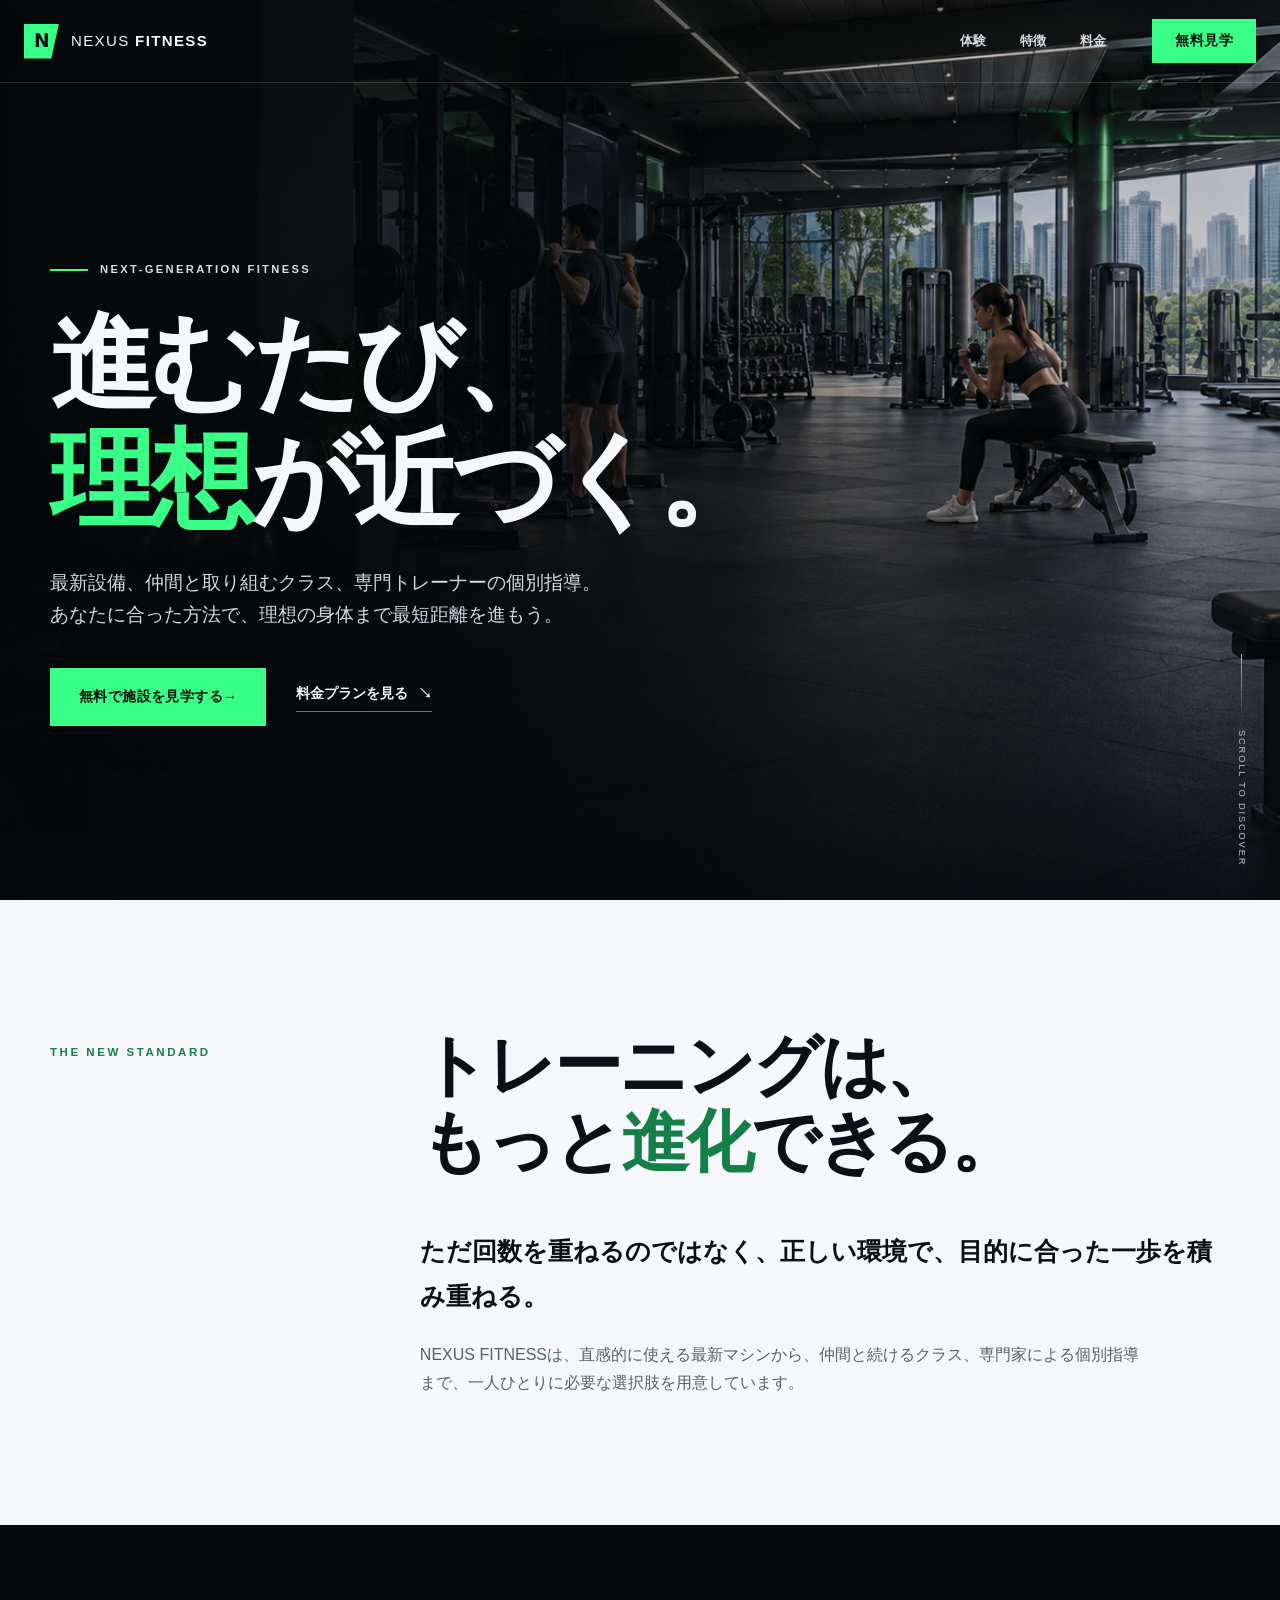
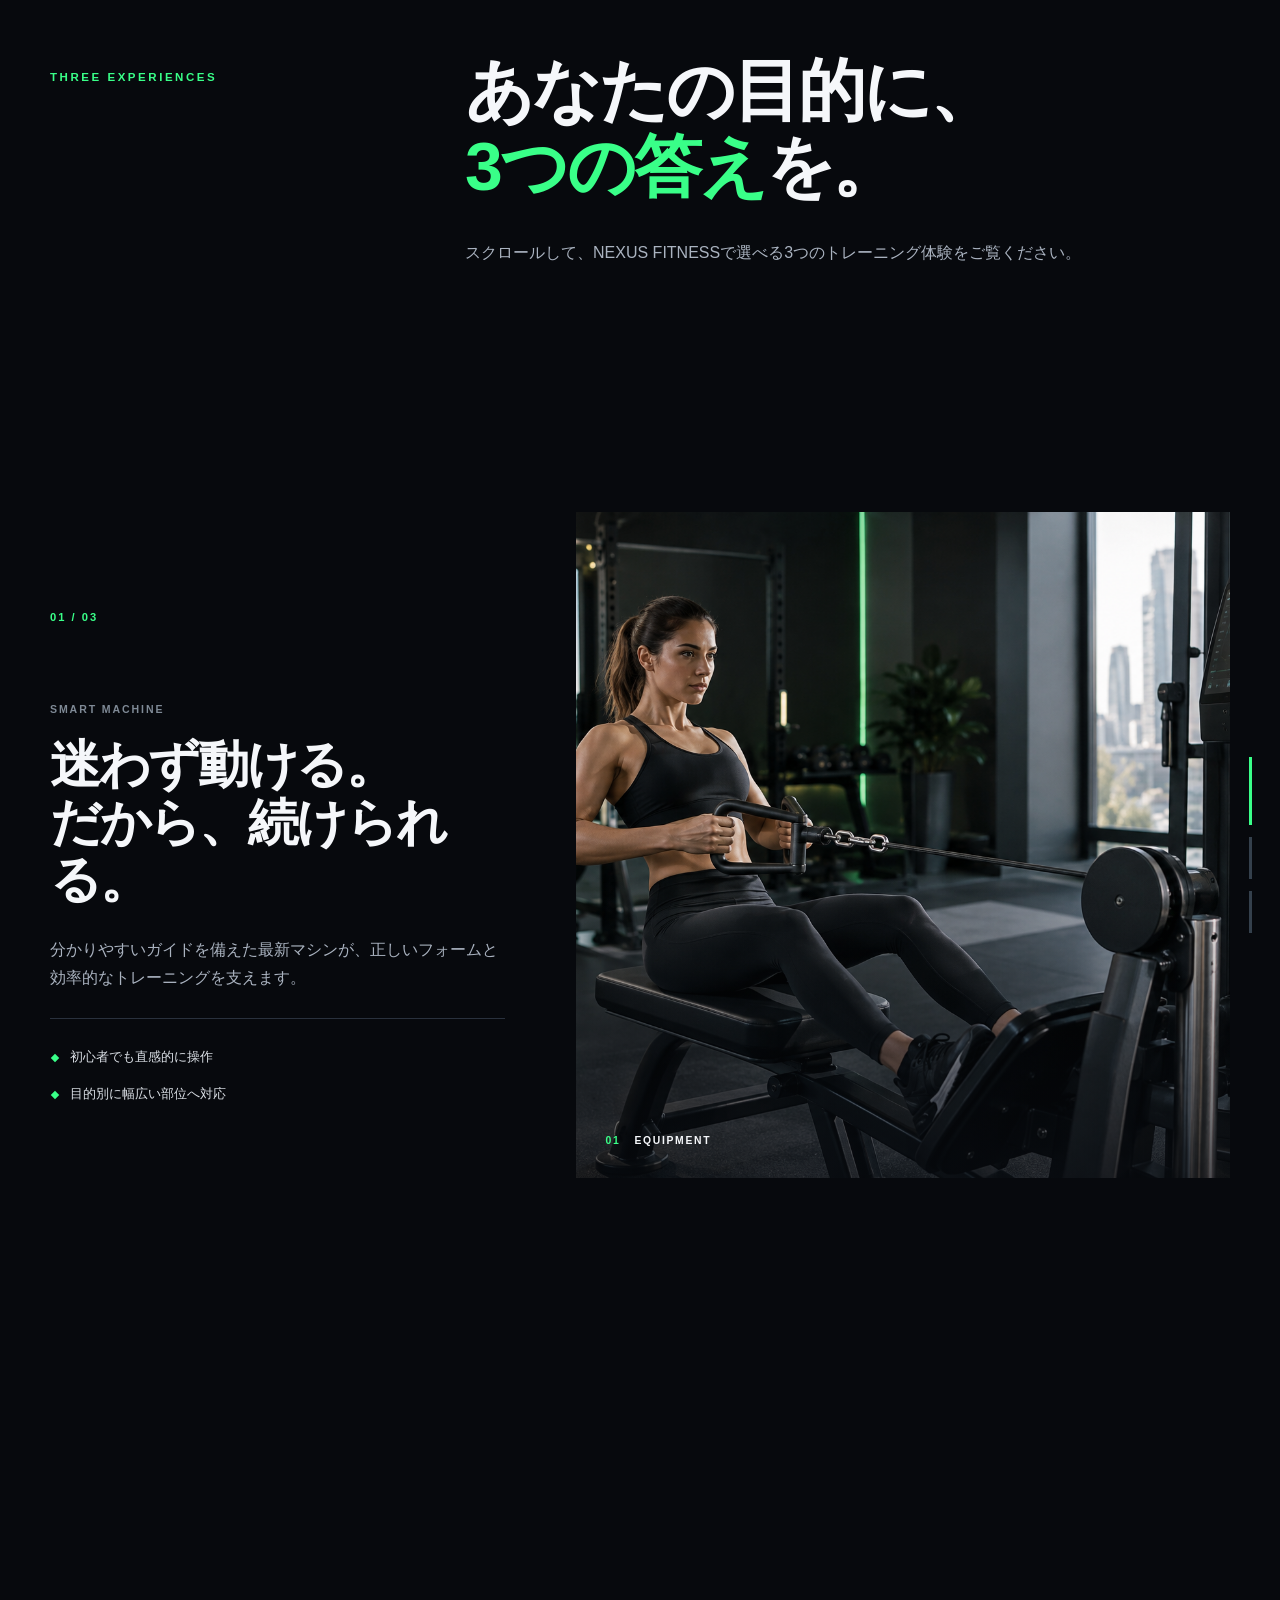
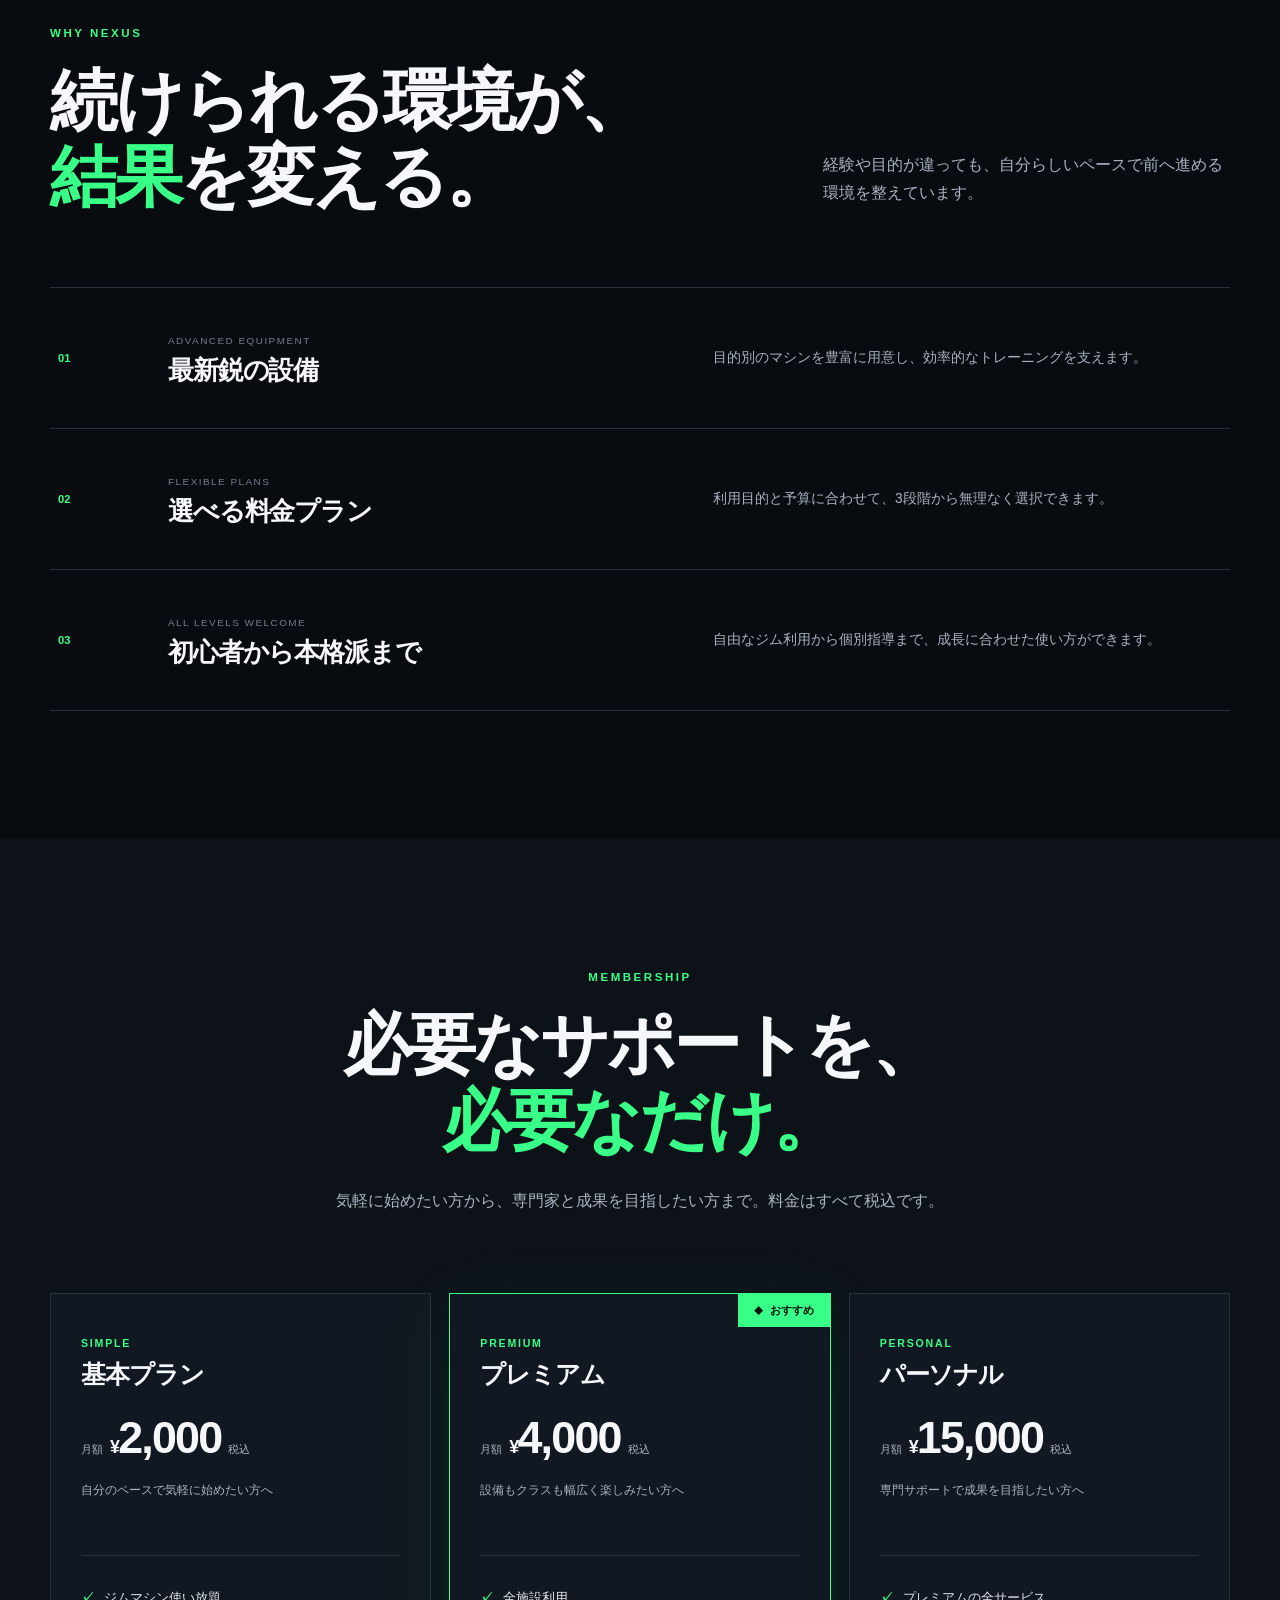
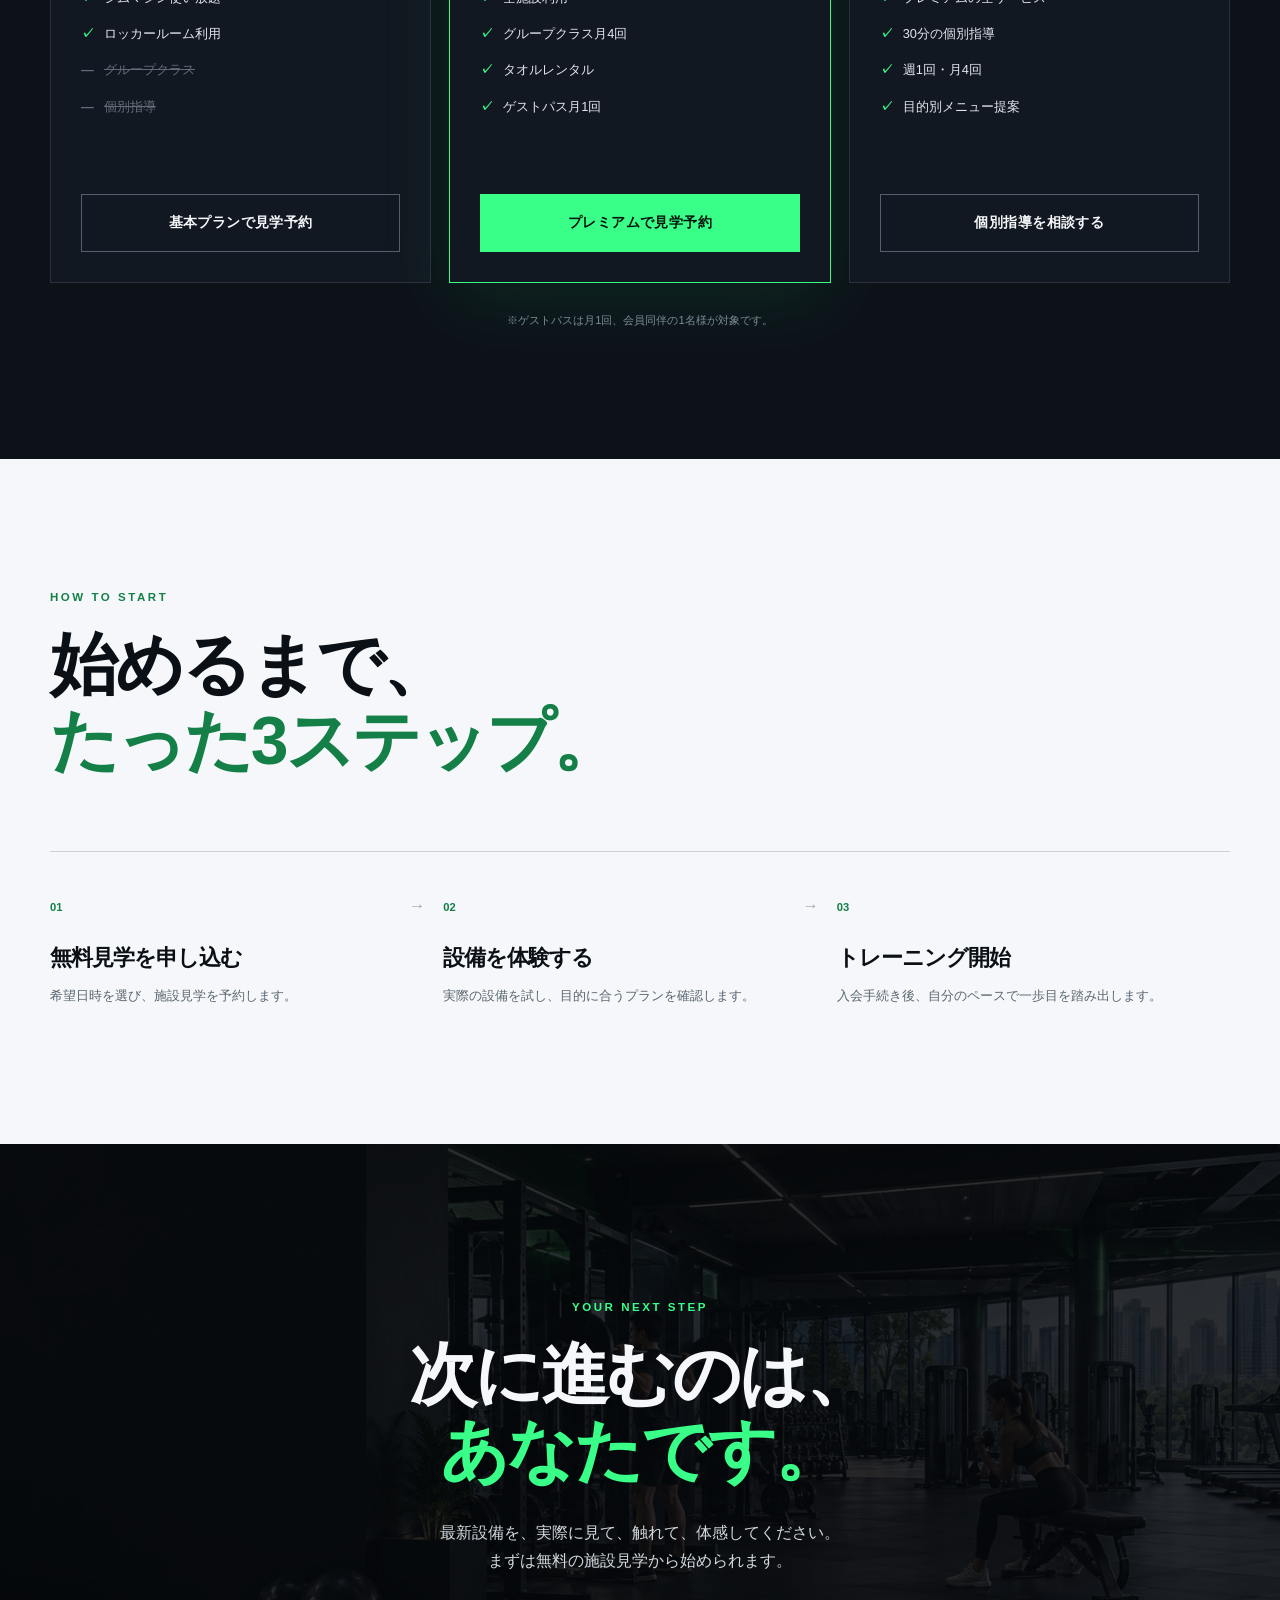
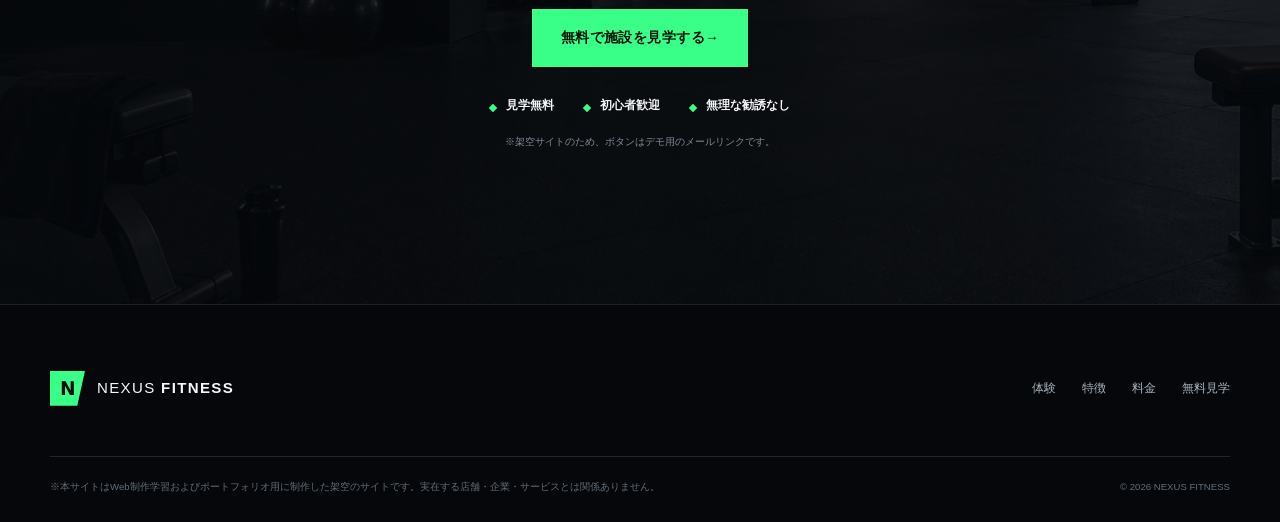
<file: nexus-fitness-story-lp/index.html>
<!DOCTYPE html>
<html lang="ja" class="no-js">
<head>
  <meta charset="UTF-8">
  <meta name="viewport" content="width=device-width, initial-scale=1.0">
  <meta name="description" content="最新設備、グループクラス、個別指導から自分に合った方法を選べるフィットネスジム。月額2,000円から、理想の身体づくりを始められます。">
  <meta name="theme-color" content="#080b10">
  <title>NEXUS FITNESS｜進むたび、理想が近づく。</title>
  <script>document.documentElement.classList.replace('no-js', 'js');</script>
  <link rel="stylesheet" href="css/style.css">
  <script src="js/main.js" defer></script>
</head>
<body>
  <a class="skip-link" href="#main">本文へ移動する</a>
  <div class="page-progress" aria-hidden="true"><span></span></div>

  <header class="site-header" data-header>
    <div class="header-inner">
      <a class="brand" href="#top" aria-label="NEXUS FITNESS トップへ">
        <span class="brand-mark" aria-hidden="true">N</span>
        <span class="brand-name">NEXUS <strong>FITNESS</strong></span>
      </a>
      <nav class="global-nav" aria-label="メインナビゲーション">
        <a href="#experience">体験</a>
        <a href="#reasons">特徴</a>
        <a href="#plans">料金</a>
      </nav>
      <a class="button button-small" href="#visit">無料見学</a>
    </div>
  </header>

  <main id="main">
    <section class="hero" id="top" aria-labelledby="hero-title" data-hero>
      <div class="hero-media" aria-hidden="true"></div>
      <div class="hero-shade" aria-hidden="true"></div>
      <div class="hero-content container">
        <p class="eyebrow"><span aria-hidden="true"></span> NEXT-GENERATION FITNESS</p>
        <h1 id="hero-title">進むたび、<br><span class="hero-line"><em>理想</em>が近づく。</span></h1>
        <p class="hero-copy">最新設備、仲間と取り組むクラス、専門トレーナーの個別指導。<br>あなたに合った方法で、理想の身体まで最短距離を進もう。</p>
        <div class="hero-actions">
          <a class="button button-primary" href="#visit">無料で施設を見学する <span aria-hidden="true">→</span></a>
          <a class="text-link" href="#plans">料金プランを見る <span aria-hidden="true">↘</span></a>
        </div>
      </div>
      <p class="scroll-cue" aria-hidden="true"><span></span> SCROLL TO DISCOVER</p>
    </section>

    <section class="manifesto section" aria-labelledby="manifesto-title">
      <div class="container manifesto-grid">
        <p class="section-label reveal">THE NEW STANDARD</p>
        <div>
          <h2 id="manifesto-title" class="reveal">トレーニングは、<br>もっと<span>進化</span>できる。</h2>
          <p class="manifesto-lead reveal">ただ回数を重ねるのではなく、正しい環境で、目的に合った一歩を積み重ねる。</p>
          <p class="manifesto-copy reveal">NEXUS FITNESSは、直感的に使える最新マシンから、仲間と続けるクラス、専門家による個別指導まで、一人ひとりに必要な選択肢を用意しています。</p>
        </div>
      </div>
    </section>

    <section class="experience" id="experience" aria-labelledby="experience-title" data-story>
      <div class="experience-intro container section">
        <p class="section-label reveal">THREE EXPERIENCES</p>
        <h2 id="experience-title" class="reveal">あなたの目的に、<br><span>3つの答え</span>を。</h2>
        <p class="reveal">スクロールして、NEXUS FITNESSで選べる3つのトレーニング体験をご覧ください。</p>
      </div>

      <div class="story-shell">
        <div class="story-stage">
          <div class="story-steps">
            <article class="story-step is-active" data-story-step="0">
              <div class="story-copy">
                <p class="story-number">01 / 03</p>
                <p class="story-kicker">SMART MACHINE</p>
                <h3>迷わず動ける。<br>だから、続けられる。</h3>
                <p>分かりやすいガイドを備えた最新マシンが、正しいフォームと効率的なトレーニングを支えます。</p>
                <ul>
                  <li>初心者でも直感的に操作</li>
                  <li>目的別に幅広い部位へ対応</li>
                </ul>
              </div>
              <figure class="story-visual">
                <img src="images/smart-machine.png" alt="デジタルモニターを備えたトレーニングマシンを利用する女性" width="1536" height="1024">
                <figcaption><span>01</span> EQUIPMENT</figcaption>
              </figure>
            </article>

            <article class="story-step" data-story-step="1">
              <div class="story-copy">
                <p class="story-number">02 / 03</p>
                <p class="story-kicker">GROUP CLASS</p>
                <h3>一人では止まる日も、<br>仲間となら前へ。</h3>
                <p>トレーナーの進行と仲間の存在が、運動を楽しく習慣へ変えます。初心者向けクラスも用意しています。</p>
                <ul>
                  <li>予約制クラスへ月4回参加</li>
                  <li>ヨガ、HIIT、体幹トレーニング</li>
                </ul>
              </div>
              <figure class="story-visual">
                <img src="images/group-class.png" alt="トレーナーと一緒にグループトレーニングをする参加者" width="1672" height="941" loading="lazy" decoding="async">
                <figcaption><span>02</span> COMMUNITY</figcaption>
              </figure>
            </article>

            <article class="story-step" data-story-step="2">
              <div class="story-copy">
                <p class="story-number">03 / 03</p>
                <p class="story-kicker">PERSONAL TRAINING</p>
                <h3>迷う時間を、<br>成長する時間へ。</h3>
                <p>専門トレーナーが目的と現在地を確認し、週1回の個別指導であなたに合った進み方を提案します。</p>
                <ul>
                  <li>1回30分のマンツーマン指導</li>
                  <li>週1回・月4回の継続サポート</li>
                </ul>
              </div>
              <figure class="story-visual">
                <img src="images/personal-training.png" alt="トレーナーからケーブルマシンの個別指導を受ける女性" width="1536" height="1024" loading="lazy" decoding="async">
                <figcaption><span>03</span> COACHING</figcaption>
              </figure>
            </article>
          </div>

          <div class="story-indicator" aria-hidden="true">
            <span class="is-active"></span><span></span><span></span>
          </div>
        </div>
      </div>
    </section>

    <section class="reasons section" id="reasons" aria-labelledby="reasons-title">
      <div class="container">
        <p class="section-label reveal">WHY NEXUS</p>
        <div class="section-heading">
          <h2 id="reasons-title" class="reveal">続けられる環境が、<br><span>結果</span>を変える。</h2>
          <p class="reveal">経験や目的が違っても、自分らしいペースで前へ進める環境を整えています。</p>
        </div>
        <ol class="reason-list">
          <li class="reveal">
            <span>01</span>
            <div><p>ADVANCED EQUIPMENT</p><h3>最新鋭の設備</h3></div>
            <p>目的別のマシンを豊富に用意し、効率的なトレーニングを支えます。</p>
          </li>
          <li class="reveal">
            <span>02</span>
            <div><p>FLEXIBLE PLANS</p><h3>選べる料金プラン</h3></div>
            <p>利用目的と予算に合わせて、3段階から無理なく選択できます。</p>
          </li>
          <li class="reveal">
            <span>03</span>
            <div><p>ALL LEVELS WELCOME</p><h3>初心者から本格派まで</h3></div>
            <p>自由なジム利用から個別指導まで、成長に合わせた使い方ができます。</p>
          </li>
        </ol>
      </div>
    </section>

    <section class="plans section" id="plans" aria-labelledby="plans-title">
      <div class="container">
        <div class="plans-heading">
          <p class="section-label reveal">MEMBERSHIP</p>
          <h2 id="plans-title" class="reveal">必要なサポートを、<br><span>必要なだけ。</span></h2>
          <p class="reveal">気軽に始めたい方から、専門家と成果を目指したい方まで。料金はすべて税込です。</p>
        </div>

        <div class="plan-grid">
          <article class="plan-card reveal">
            <p class="plan-kicker">SIMPLE</p>
            <h3>基本プラン</h3>
            <p class="price"><span>月額</span><strong><small>¥</small>2,000</strong><span>税込</span></p>
            <p class="plan-for">自分のペースで気軽に始めたい方へ</p>
            <ul>
              <li>ジムマシン使い放題</li>
              <li>ロッカールーム利用</li>
              <li class="unavailable">グループクラス</li>
              <li class="unavailable">個別指導</li>
            </ul>
            <a class="button button-outline" href="#visit">基本プランで見学予約</a>
          </article>

          <article class="plan-card featured reveal" aria-label="おすすめプラン">
            <p class="recommend"><span aria-hidden="true">◆</span> おすすめ</p>
            <p class="plan-kicker">PREMIUM</p>
            <h3>プレミアム</h3>
            <p class="price"><span>月額</span><strong><small>¥</small>4,000</strong><span>税込</span></p>
            <p class="plan-for">設備もクラスも幅広く楽しみたい方へ</p>
            <ul>
              <li>全施設利用</li>
              <li>グループクラス月4回</li>
              <li>タオルレンタル</li>
              <li>ゲストパス月1回</li>
            </ul>
            <a class="button button-primary" href="#visit">プレミアムで見学予約</a>
          </article>

          <article class="plan-card reveal">
            <p class="plan-kicker">PERSONAL</p>
            <h3>パーソナル</h3>
            <p class="price"><span>月額</span><strong><small>¥</small>15,000</strong><span>税込</span></p>
            <p class="plan-for">専門サポートで成果を目指したい方へ</p>
            <ul>
              <li>プレミアムの全サービス</li>
              <li>30分の個別指導</li>
              <li>週1回・月4回</li>
              <li>目的別メニュー提案</li>
            </ul>
            <a class="button button-outline" href="#visit">個別指導を相談する</a>
          </article>
        </div>
        <p class="plan-note">※ゲストパスは月1回、会員同伴の1名様が対象です。</p>
      </div>
    </section>

    <section class="start section" aria-labelledby="start-title">
      <div class="container">
        <div class="section-heading">
          <div>
            <p class="section-label reveal">HOW TO START</p>
            <h2 id="start-title" class="reveal">始めるまで、<br><span>たった3ステップ。</span></h2>
          </div>
          <p class="reveal">まずは施設を見て、試して、自分に合う方法を選んでください。</p>
        </div>
        <ol class="start-list">
          <li class="reveal"><span>01</span><h3>無料見学を申し込む</h3><p>希望日時を選び、施設見学を予約します。</p></li>
          <li class="reveal"><span>02</span><h3>設備を体験する</h3><p>実際の設備を試し、目的に合うプランを確認します。</p></li>
          <li class="reveal"><span>03</span><h3>トレーニング開始</h3><p>入会手続き後、自分のペースで一歩目を踏み出します。</p></li>
        </ol>
      </div>
    </section>

    <section class="visit section" id="visit" aria-labelledby="visit-title">
      <div class="visit-media" aria-hidden="true"></div>
      <div class="visit-shade" aria-hidden="true"></div>
      <div class="container visit-content">
        <p class="section-label reveal">YOUR NEXT STEP</p>
        <h2 id="visit-title" class="reveal">次に進むのは、<br><span>あなたです。</span></h2>
        <p class="reveal">最新設備を、実際に見て、触れて、体感してください。<br>まずは無料の施設見学から始められます。</p>
        <a class="button button-primary reveal" href="mailto:tour@nexus-fitness.example">無料で施設を見学する <span aria-hidden="true">→</span></a>
        <ul class="visit-notes reveal" aria-label="施設見学の特徴">
          <li>見学無料</li><li>初心者歓迎</li><li>無理な勧誘なし</li>
        </ul>
        <p class="demo-note">※架空サイトのため、ボタンはデモ用のメールリンクです。</p>
      </div>
    </section>
  </main>

  <footer class="site-footer">
    <div class="container footer-main">
      <a class="brand" href="#top" aria-label="NEXUS FITNESS トップへ">
        <span class="brand-mark" aria-hidden="true">N</span>
        <span class="brand-name">NEXUS <strong>FITNESS</strong></span>
      </a>
      <nav aria-label="フッターナビゲーション">
        <a href="#experience">体験</a><a href="#reasons">特徴</a><a href="#plans">料金</a><a href="#visit">無料見学</a>
      </nav>
    </div>
    <div class="container footer-bottom">
      <p>※本サイトはWeb制作学習およびポートフォリオ用に制作した架空のサイトです。実在する店舗・企業・サービスとは関係ありません。</p>
      <p>&copy; 2026 NEXUS FITNESS</p>
    </div>
  </footer>
</body>
</html>
</file>
<file: bakery-lp/css/style.css>
@charset "UTF-8";

/* ===================================================
   Bakery こもれび - メインスタイルシート
   詳細は SPEC.md を参照
=================================================== */

:root {
  --color-bg: #fcfbf9;
  --color-primary: #a05a2c;
  --color-accent: #d97736;
  --color-text: #3e3228;
  --color-muted: #7c6e65;
  --color-white: #ffffff;
  --color-border: #eadfd5;
}

/* ===================================================
   1. リセットCSS・ボックスモデルの設定
=================================================== */
*,
*::before,
*::after {
  box-sizing: border-box;
  margin: 0;
  padding: 0;
}

/* ===================================================
   2. 基本スタイル（画像・フォント・背景色）
=================================================== */
body {
  font-family: "Helvetica Neue", Arial, "Hiragino Kaku Gothic ProN", "Hiragino Sans", "Meiryo", sans-serif;
  line-height: 1.8;
  color: var(--color-text);
  background-color: var(--color-bg);
  -webkit-font-smoothing: antialiased;
}

/* 画像が親要素からはみ出さないようにする超重要設定 */
img {
  max-width: 100%;
  height: auto;
  display: block;
  vertical-align: bottom;
}

/* リンクの下線や色をリセット */
a {
  color: inherit;
  text-decoration: none;
}

/* リストの黒丸を削除 */
ul {
  list-style: none;
}

/* ===================================================
   3. 共通レイアウト（最大幅と中央寄せ）
=================================================== */
.header-inner,
.hero-inner,
.about-inner,
.signature-inner,
.menu-inner,
.shop-info-inner,
.footer-inner {
  max-width: 800px;
  margin-left: auto;
  margin-right: auto;
  padding-left: 20px;
  padding-right: 20px;
}

/* ===================================================
   4. ヘッダーのスタイリング
=================================================== */
.header {
  position: sticky;
  top: 0;
  z-index: 100;
  background-color: var(--color-white);
  border-bottom: 1px solid var(--color-border);
  padding: 12px 0;
}

.header-inner {
  display: flex;
  flex-direction: column;         /* スマホでは縦2段（ロゴ上・メニュー下） */
  align-items: center;            /* 中央揃え */
  gap: 8px;
}

.logo {
  font-size: 1.25rem;             /* 20px相当 */
  font-weight: bold;
  color: var(--color-primary);    /* 香ばしいブラウン */
}

/* メニュー項目を横並びにする */
.nav-list {
  display: flex;
  gap: 16px;                      /* スマホではメニュー間隔を狭めに */
}

.nav-item a {
  font-size: 0.8rem;              /* スマホでは小さめにして1行に収める */
  color: var(--color-muted);      /* 落ち着いたグレーブラウン */
  font-weight: 500;
  transition: color 0.2s ease;    /* ホバー時の色変化を滑らかに */
}

.nav-item a:hover {
  color: var(--color-accent);     /* マウスを乗せるとオレンジ色に */
}

/* ===================================================
   5. ファーストビュー（ヒーローエリア）のスタイリング
=================================================== */
.hero {
  padding: 40px 0 60px;           /* 上下にゆったりとした余白 */
}

.hero-image-wrapper {
  margin-bottom: 24px;            /* 写真と文字の間の隙間 */
  border-radius: 12px;            /* 角を丸くする */
  overflow: hidden;               /* はみ出した角を切り抜く */
  box-shadow: 0 4px 20px rgba(62, 50, 40, 0.08); /* 柔らかな影 */
}

.hero-content {
  text-align: center;             /* キャッチコピーを中央寄せ */
}

.hero-subcopy {
  font-size: 0.95rem;
  color: var(--color-accent);     /* アクセントのオレンジ色 */
  font-weight: bold;
  letter-spacing: 0.05em;         /* 文字の間隔を少し広げて上品に */
  margin-bottom: 12px;
}

.hero-title {
  font-size: 1.75rem;             /* 大きな見出し文字 */
  line-height: 1.5;
  color: var(--color-primary);    /* 香ばしいブラウン */
  font-weight: bold;
}

/* ===================================================
   6. 共通セクション見出し
=================================================== */
.section-title {
  text-align: center;
  font-size: 1.5rem;
  color: var(--color-primary);
  margin-bottom: 32px;
  position: relative;
  padding-bottom: 12px;
}

/* 見出しの下におしゃれな短い下線をつける */
.section-title::after {
  content: "";
  position: absolute;
  bottom: 0;
  left: 50%;
  transform: translateX(-50%);
  width: 48px;
  height: 3px;
  background-color: var(--color-accent);
  border-radius: 2px;
}

/* ===================================================
   7. お店のこだわり（About）
=================================================== */
.about {
  padding: 60px 0;
}

.about-lead {
  text-align: center;
  margin-bottom: 40px;
  color: var(--color-text);
  font-size: 1rem;
}

.about-cards {
  display: flex;
  flex-direction: column;         /* スマホ基準で縦に並べる */
  gap: 20px;
}

.about-card {
  background-color: var(--color-white);
  border: 1px solid var(--color-border);
  border-radius: 10px;
  padding: 24px 20px;
  box-shadow: 0 2px 10px rgba(62, 50, 40, 0.04);
}

.about-card-title {
  font-size: 1.15rem;
  color: var(--color-primary);
  margin-bottom: 10px;
}

.about-card-text {
  font-size: 0.95rem;
  color: var(--color-muted);
}

/* ===================================================
   8. 自慢の看板商品（Signature）
=================================================== */
.signature {
  padding: 60px 0;
}

.signature-card {
  background-color: var(--color-white);
  border: 1px solid var(--color-border);
  border-radius: 12px;
  overflow: hidden;
  box-shadow: 0 4px 16px rgba(62, 50, 40, 0.06);
}

.signature-body {
  padding: 24px 20px;
}

.signature-name {
  font-size: 1.3rem;
  color: var(--color-primary);
  margin-bottom: 8px;
}

/* 価格のスタイリング */
.signature-price {
  margin-bottom: 16px;
  color: var(--color-text);
}

.price-num {
  font-size: 1.6rem;              /* 数字を大きく */
  font-weight: bold;
  color: var(--color-accent);     /* オレンジ色でアピール */
  margin-right: 2px;
}

.price-tax {
  font-size: 0.85rem;
  color: var(--color-muted);
  margin-left: 4px;
}

.signature-desc {
  font-size: 0.95rem;
  color: var(--color-text);
}

/* ===================================================
   9. おすすめ商品（Menu）
=================================================== */
.menu {
  padding: 60px 0;
}

.menu-list {
  display: flex;
  flex-direction: column;
  gap: 24px;
}

.menu-card {
  background-color: var(--color-white);
  border: 1px solid var(--color-border);
  border-radius: 12px;
  overflow: hidden;
  box-shadow: 0 4px 16px rgba(62, 50, 40, 0.04);
}

/* 商品写真の高さを揃えて綺麗にトリミングするテクニック */
.menu-card-image {
  width: 100%;
  height: 220px;
  object-fit: cover;              /* 縦横比を崩さず枠いっぱいに収める */
}

.menu-card-body {
  padding: 20px;
}

.menu-card-name {
  font-size: 1.2rem;
  color: var(--color-primary);
  margin-bottom: 6px;
}

.menu-card-price {
  margin-bottom: 12px;
}

.menu-card-desc {
  font-size: 0.9rem;
  color: var(--color-muted);
}

/* ===================================================
   10. 店舗情報・アクセス（Shop Info）
=================================================== */
.shop-info {
  padding: 60px 0;
}

.shop-data-list {
  background-color: var(--color-white);
  border: 1px solid var(--color-border);
  border-radius: 12px;
  overflow: hidden;
  box-shadow: 0 4px 16px rgba(62, 50, 40, 0.04);
  margin-bottom: 24px;
}

.shop-data-row {
  display: flex;
  flex-direction: column;         /* スマホでは「見出し」の下に「内容」 */
  padding: 16px 20px;
  border-bottom: 1px solid var(--color-border);
  gap: 4px;
}

.shop-data-row:last-child {
  border-bottom: none;            /* 一番下の行は下線を消す */
}

.shop-data-term {
  font-weight: bold;
  color: var(--color-primary);
  font-size: 0.95rem;
}

.shop-data-desc {
  font-size: 0.95rem;
  color: var(--color-text);
}

.shop-note {
  text-align: center;
  font-size: 0.8rem;
  color: var(--color-muted);
  line-height: 1.6;
}

/* ===================================================
   11. フッター（Footer）
=================================================== */
.footer {
  background-color: var(--color-white);
  border-top: 1px solid var(--color-border);
  padding: 30px 0;
  margin-top: 40px;
}

.copyright {
  text-align: center;
  font-size: 0.85rem;
  color: var(--color-muted);
}

/* スムーズスクロールの設定 */
html {
  scroll-behavior: smooth;
  scroll-padding-top: 80px;
}

/* ===================================================
   12. レスポンシブ対応（タブレット・PC向け：768px以上）
=================================================== */
@media (min-width: 768px) {
  /* ヘッダーをPC用レイアウトに切り替え（横並び） */
  .header-inner {
    flex-direction: row;
    justify-content: space-between;
  }
  .nav-list {
    gap: 24px;
  }
  .nav-item a {
    font-size: 0.9rem;
  }

  /* こだわりカードを横に3分割して並べる */
  .about-cards {
    flex-direction: row;
  }
  .about-card {
    flex: 1;                      /* 3つのカードを均等な幅にする */
  }

  /* 看板商品を「左に写真・右に説明文」の2カラムにする */
  .signature-card {
    display: flex;
    align-items: center;
  }
  .signature-image-wrapper {
    flex: 1;
    max-width: 50%;
  }
  .signature-body {
    flex: 1;
    padding: 32px;
  }

  /* おすすめ商品カードを横に3分割して並べる */
  .menu-list {
    flex-direction: row;
  }
  .menu-card {
    flex: 1;                      /* 3つのカードを均等な幅にする */
  }
  .menu-card-image {
    height: 180px;                /* 横並び時は高さを程よく調整 */
  }

  /* 店舗情報の「項目名」と「内容」を横並びにする */
  .shop-data-row {
    flex-direction: row;
    align-items: baseline;
  }
  .shop-data-term {
    width: 140px;                 /* 項目名の幅を固定して綺麗に揃える */
    flex-shrink: 0;
  }
}
</file>
<file: fitness-gym-lp/css/style.css>
:root {
  --bg: #080b10;
  --bg-soft: #0d1219;
  --card: #121821;
  --card-light: #18212c;
  --text: #f5f7fa;
  --muted: #aab3c0;
  --green: #39ff88;
  --green-dark: #15c965;
  --border: #29313d;
  --white: #fff;
  --max: 1180px;
}

*, *::before, *::after { box-sizing: border-box; }
html { scroll-behavior: smooth; }
body {
  margin: 0;
  background: var(--bg);
  color: var(--text);
  font-family: Inter, "Helvetica Neue", Arial, "Hiragino Sans", "Yu Gothic", Meiryo, sans-serif;
  line-height: 1.75;
  -webkit-font-smoothing: antialiased;
}
img { display: block; max-width: 100%; }
a { color: inherit; text-decoration: none; }
button, input, select { font: inherit; }

.skip-link {
  position: fixed;
  z-index: 200;
  top: 12px;
  left: 12px;
  padding: 10px 18px;
  background: var(--green);
  color: var(--bg);
  transform: translateY(-160%);
}
.skip-link:focus { transform: translateY(0); }

.container { width: min(calc(100% - 40px), var(--max)); margin-inline: auto; }
.section { padding: 112px 0; }
.section-label {
  margin: 0 0 18px;
  color: var(--green);
  font-size: .75rem;
  font-weight: 800;
  letter-spacing: .22em;
}
h1, h2, h3, p { margin-top: 0; }
h1, h2, h3 { line-height: 1.2; letter-spacing: -.035em; }
h2 { margin-bottom: 0; font-size: clamp(2.25rem, 5vw, 4.75rem); font-weight: 800; }
h2 span { color: var(--green); }

.site-header {
  position: absolute;
  z-index: 20;
  top: 0;
  left: 0;
  width: 100%;
  border-bottom: 1px solid rgba(255,255,255,.14);
}
.header-inner {
  display: flex;
  align-items: center;
  width: min(calc(100% - 40px), 1320px);
  min-height: 82px;
  margin-inline: auto;
  gap: 36px;
}
.brand { display: inline-flex; align-items: center; gap: 12px; flex: 0 0 auto; }
.brand-mark {
  display: grid;
  place-items: center;
  width: 35px;
  height: 35px;
  background: var(--green);
  color: var(--bg);
  font-size: 1.2rem;
  font-weight: 950;
  line-height: 1;
  clip-path: polygon(0 0, 100% 0, 78% 100%, 0 100%);
}
.brand-name { font-size: .95rem; font-weight: 400; letter-spacing: .09em; }
.brand-name strong { font-weight: 800; }
.global-nav { display: flex; align-items: center; justify-content: center; gap: 34px; margin-left: auto; }
.global-nav a { color: #d6dce3; font-size: .82rem; font-weight: 700; }
.global-nav a:hover, .global-nav a:focus-visible { color: var(--green); }
.button {
  display: inline-flex;
  align-items: center;
  justify-content: center;
  min-height: 58px;
  padding: 14px 28px;
  border: 1px solid transparent;
  font-size: .88rem;
  font-weight: 800;
  letter-spacing: .03em;
  cursor: pointer;
  transition: transform .2s ease, background .2s ease, color .2s ease, border .2s ease;
}
.button:hover { transform: translateY(-2px); }
.button:focus-visible, a:focus-visible, input:focus-visible, select:focus-visible { outline: 3px solid rgba(57,255,136,.45); outline-offset: 3px; }
.button-small { min-height: 44px; padding: 9px 22px; background: var(--green); color: var(--bg); }
.button-primary { background: var(--green); color: #06130b; }
.button-primary:hover { background: #6fffa5; }
.button-outline { border-color: #53606f; color: var(--text); }
.button-outline:hover { border-color: var(--green); color: var(--green); }
.text-link { display: inline-flex; align-items: center; gap: 10px; border-bottom: 1px solid #697583; padding-bottom: 5px; font-size: .88rem; font-weight: 700; }
.text-link:hover { color: var(--green); border-color: var(--green); }
.text-link.green { color: var(--green); border-color: var(--green); }

.hero {
  position: relative;
  display: flex;
  align-items: center;
  min-height: 820px;
  height: 100svh;
  overflow: hidden;
}
.hero-media, .hero-overlay { position: absolute; inset: 0; }
.hero-media { background: url("../images/hero-gym.png") center center / cover no-repeat; }
.hero-overlay { background: linear-gradient(90deg, rgba(5,8,11,.96) 0%, rgba(5,8,11,.86) 34%, rgba(5,8,11,.23) 68%, rgba(5,8,11,.15) 100%), linear-gradient(0deg, rgba(8,11,16,.8), transparent 38%); }
.hero-content { position: relative; z-index: 2; padding-top: 100px; }
.eyebrow { display: flex; align-items: center; gap: 12px; margin-bottom: 24px; color: #d7dee5; font-size: .72rem; font-weight: 800; letter-spacing: .2em; }
.eyebrow span { width: 38px; height: 2px; background: var(--green); }
.hero h1 { max-width: 850px; margin-bottom: 26px; font-size: clamp(3.3rem, 7.2vw, 6.8rem); font-weight: 900; line-height: 1.03; }
.hero h1 em { color: var(--green); font-style: normal; }
.hero-copy { margin-bottom: 34px; color: #d3d9df; font-size: clamp(1rem, 1.5vw, 1.2rem); }
.hero-actions { display: flex; align-items: center; gap: 30px; }
.hero-badges { display: flex; max-width: 650px; margin: 62px 0 0; padding: 0; list-style: none; }
.hero-badges li { min-width: 170px; padding: 0 28px; border-left: 1px solid rgba(255,255,255,.24); }
.hero-badges li:first-child { padding-left: 0; border-left: 0; }
.hero-badges strong { display: block; color: var(--green); font-size: 1.5rem; line-height: 1.2; letter-spacing: .02em; }
.hero-badges span { color: #b8c1cb; font-size: .68rem; }
.scroll-hint { position: absolute; z-index: 3; right: 32px; bottom: 36px; display: flex; align-items: center; gap: 10px; margin: 0; color: #bdc5cd; font-size: .62rem; letter-spacing: .2em; writing-mode: vertical-rl; }
.scroll-hint span { width: 1px; height: 55px; background: linear-gradient(var(--green), transparent); }

.intro { background: var(--text); color: #0b1016; }
.intro-grid { display: grid; grid-template-columns: .85fr 1fr; align-items: end; gap: 10%; }
.intro .section-label { color: #147f46; }
.intro h2 span { color: #147f46; }
.intro-body { padding-bottom: 8px; color: #53606a; }
.intro-body .lead { margin-bottom: 24px; color: #171e26; font-size: 1.2rem; font-weight: 700; line-height: 1.9; }
.intro-body p:last-child { margin-bottom: 0; }

.facility { background: var(--bg-soft); }
.section-heading { display: grid; grid-template-columns: 1.3fr .7fr; align-items: end; gap: 8%; margin-bottom: 60px; }
.section-heading > p { margin: 0 0 8px; color: var(--muted); }
.facility-showcase { display: grid; grid-template-columns: 1.7fr .8fr; background: var(--card); border: 1px solid var(--border); }
.facility-photo { position: relative; min-height: 560px; margin: 0; overflow: hidden; }
.facility-photo img { width: 100%; height: 100%; object-fit: cover; }
.facility-photo::after { content: ""; position: absolute; inset: 0; background: linear-gradient(0deg, rgba(8,11,16,.7), transparent 50%); }
.facility-photo figcaption { position: absolute; z-index: 2; left: 28px; bottom: 22px; display: flex; align-items: center; gap: 14px; font-size: .7rem; font-weight: 700; letter-spacing: .13em; }
.facility-photo figcaption span { color: var(--green); }
.facility-detail { display: flex; flex-direction: column; justify-content: center; padding: 58px 45px; }
.facility-detail .number { margin-bottom: auto; color: var(--green); font-size: .72rem; font-weight: 800; }
.facility-detail h3 { margin-bottom: 24px; font-size: 2rem; }
.facility-detail > p:not(.number) { color: var(--muted); font-size: .9rem; }
.check-list { margin: 18px 0 0; padding: 0; list-style: none; }
.check-list li { position: relative; padding: 12px 0 12px 24px; border-top: 1px solid var(--border); font-size: .82rem; }
.check-list li::before { content: ""; position: absolute; left: 2px; top: 19px; width: 7px; height: 7px; background: var(--green); transform: rotate(45deg); }
.facility-cards { display: grid; grid-template-columns: repeat(3, 1fr); margin-top: 20px; gap: 20px; }
.facility-cards article { position: relative; min-height: 270px; padding: 34px; background: var(--card); border: 1px solid var(--border); }
.card-index { color: #788492; font-size: .68rem; }
.line-icon { display: block; margin: 26px 0; color: var(--green); font-size: 2.3rem; line-height: 1; }
.facility-cards h3 { margin-bottom: 14px; font-size: 1.3rem; }
.facility-cards article > p:last-child { margin: 0; color: var(--muted); font-size: .82rem; }

.features { position: relative; overflow: hidden; background: #07090d; }
.features::before { content: "NEXUS"; position: absolute; top: 30px; right: -25px; color: rgba(255,255,255,.018); font-size: min(20vw, 18rem); font-weight: 950; line-height: 1; }
.features h2 { margin-bottom: 70px; }
.feature-list { margin: 0; padding: 0; border-top: 1px solid var(--border); list-style: none; }
.feature-list li { display: grid; grid-template-columns: 80px 1fr 1fr; align-items: center; gap: 36px; padding: 42px 10px; border-bottom: 1px solid var(--border); }
.feature-number { margin: 0; color: var(--green); font-size: .72rem; font-weight: 800; }
.feature-en { margin-bottom: 5px; color: #788492; font-size: .64rem; letter-spacing: .15em; }
.feature-list h3 { margin: 0; font-size: 1.6rem; }
.feature-list li > p:last-child { margin: 0; color: var(--muted); font-size: .88rem; }

.programs { background: var(--text); color: #0b1016; }
.programs .container { display: grid; grid-template-columns: 1.12fr .88fr; align-items: center; gap: 8%; }
.program-visual { position: relative; }
.program-visual img { aspect-ratio: 4 / 3; width: 100%; object-fit: cover; }
.visual-tag { position: absolute; right: -28px; bottom: -25px; display: flex; align-items: center; gap: 12px; padding: 22px 26px; background: var(--green); color: #07120b; }
.visual-tag strong { font-size: 2.7rem; line-height: 1; }
.visual-tag span { font-size: .62rem; font-weight: 800; line-height: 1.3; letter-spacing: .1em; }
.programs .section-label { color: #147f46; }
.program-content h2 { margin-bottom: 28px; font-size: clamp(2.3rem, 4.2vw, 4rem); }
.program-content h2 span { color: #147f46; }
.program-content > p:not(.section-label, .program-note) { color: #4b5762; }
.program-tags { display: flex; flex-wrap: wrap; gap: 8px; margin: 30px 0 18px; }
.program-tags span { padding: 8px 13px; background: #e2e7eb; color: #17202a; font-size: .67rem; font-weight: 800; letter-spacing: .08em; }
.program-note { margin: 0; color: #66727c; font-size: .78rem; }

.plans { background: var(--bg-soft); }
.section-heading.centered { display: block; max-width: 760px; margin-inline: auto; text-align: center; }
.section-heading.centered > p { max-width: 600px; margin: 24px auto 0; }
.plan-grid { display: grid; grid-template-columns: repeat(3, 1fr); align-items: stretch; gap: 18px; }
.plan-card { position: relative; display: flex; flex-direction: column; min-height: 590px; padding: 38px 30px 30px; background: var(--card); border: 1px solid var(--border); }
.plan-card.featured { border: 1px solid var(--green); box-shadow: 0 18px 60px rgba(20,230,107,.09); transform: translateY(-12px); }
.recommend { position: absolute; top: 0; right: 0; padding: 7px 16px; background: var(--green); color: #07120b; font-size: .7rem; font-weight: 900; }
.plan-kicker { margin-bottom: 8px; color: var(--green); font-size: .67rem; font-weight: 800; letter-spacing: .17em; }
.plan-card h3 { margin-bottom: 25px; font-size: 1.55rem; }
.price { display: flex; align-items: baseline; gap: 7px; margin-bottom: 20px; }
.price > span { color: var(--muted); font-size: .68rem; }
.price strong { font-size: 2.8rem; line-height: 1; letter-spacing: -.04em; }
.price small { font-size: 1.15rem; }
.plan-for { min-height: 50px; margin-bottom: 23px; color: var(--muted); font-size: .8rem; }
.plan-card ul { margin: 0 0 32px; padding: 24px 0 0; border-top: 1px solid var(--border); list-style: none; }
.plan-card li { position: relative; padding: 7px 0 7px 23px; color: #e2e7ec; font-size: .82rem; }
.plan-card li::before { content: "✓"; position: absolute; left: 0; color: var(--green); font-weight: 900; }
.plan-card li.unavailable { color: #626c78; text-decoration: line-through; }
.plan-card li.unavailable::before { content: "—"; color: #626c78; }
.plan-card .button { width: 100%; margin-top: auto; }
.plan-footnote { margin: 28px 0 0; color: #7f8a96; font-size: .72rem; text-align: center; }

.personal { display: grid; grid-template-columns: 1.1fr .9fr; padding: 0; background: #07090d; }
.personal-image { min-height: 690px; }
.personal-image img { width: 100%; height: 100%; object-fit: cover; }
.personal-content { display: flex; flex-direction: column; justify-content: center; padding: 80px max(40px, calc((100vw - var(--max)) / 2)); padding-left: 7%; }
.personal-content h2 { margin-bottom: 30px; font-size: clamp(2.5rem, 4.7vw, 4.5rem); }
.personal-content > p:not(.section-label) { max-width: 560px; color: var(--muted); }
.personal-stats { display: grid; grid-template-columns: repeat(3, 1fr); max-width: 580px; margin: 38px 0; padding: 28px 0; border-top: 1px solid var(--border); border-bottom: 1px solid var(--border); }
.personal-stats div { padding-left: 20px; border-left: 1px solid var(--border); }
.personal-stats div:first-child { padding-left: 0; border-left: 0; }
.personal-stats dt { color: #7e8996; font-size: .58rem; letter-spacing: .13em; }
.personal-stats dd { margin: 5px 0 0; color: var(--green); font-size: 2.1rem; font-weight: 800; line-height: 1; }
.personal-stats dd small { margin-left: 3px; font-size: .75rem; }

.flow { background: var(--text); color: #0b1016; }
.flow .section-label { color: #147f46; }
.flow .section-heading > p { color: #59656f; }
.flow-list { display: grid; grid-template-columns: repeat(3, 1fr); margin: 0; padding: 0; border-top: 1px solid #cad1d7; list-style: none; }
.flow-list li { position: relative; padding: 38px 38px 10px 0; }
.flow-list li:not(:last-child)::after { content: "→"; position: absolute; top: 38px; right: 18px; color: #9ba5ae; }
.flow-list span { color: #147f46; font-size: .72rem; font-weight: 800; }
.flow-list h3 { margin: 25px 0 15px; font-size: 1.35rem; }
.flow-list p { margin: 0; color: #5a6670; font-size: .82rem; }

.access { background: var(--bg-soft); }
.access-grid { display: grid; grid-template-columns: .9fr 1.1fr; align-items: center; gap: 9%; }
.access h2 { margin-bottom: 44px; font-size: clamp(2.5rem, 4.7vw, 4.5rem); }
.access-list { margin: 0; }
.access-list div { display: grid; grid-template-columns: 105px 1fr; padding: 15px 0; border-top: 1px solid var(--border); }
.access-list div:last-child { border-bottom: 1px solid var(--border); }
.access-list dt { color: #788492; font-size: .72rem; }
.access-list dd { margin: 0; font-size: .88rem; }
.access-list small { color: var(--muted); }
.fiction-note { margin: 16px 0 0; color: #6f7a86; font-size: .68rem; }
.map-placeholder { position: relative; min-height: 540px; overflow: hidden; background: #151c24; border: 1px solid var(--border); }
.map-grid { position: absolute; inset: -10%; opacity: .5; background-image: linear-gradient(32deg, transparent 48%, #34404c 49%, #34404c 51%, transparent 52%), linear-gradient(122deg, transparent 48%, #2e3944 49%, #2e3944 51%, transparent 52%); background-size: 90px 90px, 130px 130px; transform: rotate(-8deg); }
.map-placeholder::before, .map-placeholder::after { content: ""; position: absolute; background: #2a3541; transform: rotate(-18deg); }
.map-placeholder::before { top: -15%; left: 34%; width: 38px; height: 130%; }
.map-placeholder::after { top: 45%; left: -10%; width: 125%; height: 24px; transform: rotate(12deg); }
.map-pin { position: absolute; z-index: 3; top: 44%; left: 54%; display: grid; place-items: center; width: 58px; height: 58px; border: 5px solid rgba(57,255,136,.22); border-radius: 50%; background: var(--green); box-shadow: 0 0 0 15px rgba(57,255,136,.09); }
.map-pin span { color: #06130b; font-weight: 950; }
.map-placeholder > p { position: absolute; z-index: 3; left: 50%; bottom: 40px; width: 76%; margin: 0; padding: 18px 22px; background: #090d12; border-left: 3px solid var(--green); font-size: .82rem; }
.map-placeholder > p span { color: var(--muted); font-size: .72rem; }

.visit { background: linear-gradient(135deg, #111924, #070a0f 70%); }
.visit-grid { display: grid; grid-template-columns: .85fr 1.15fr; align-items: start; gap: 10%; }
.visit-copy { position: sticky; top: 40px; }
.visit-copy h2 { margin-bottom: 28px; font-size: clamp(2.5rem, 4.5vw, 4.35rem); }
.visit-copy > p:not(.section-label) { color: var(--muted); }
.visit-copy ul { display: flex; flex-wrap: wrap; gap: 10px 24px; margin: 30px 0 0; padding: 0; list-style: none; }
.visit-copy li { position: relative; padding-left: 16px; font-size: .76rem; font-weight: 700; }
.visit-copy li::before { content: ""; position: absolute; left: 0; top: 10px; width: 6px; height: 6px; background: var(--green); transform: rotate(45deg); }
.visit-form { padding: 42px; background: var(--card); border: 1px solid var(--border); }
.form-title { margin-bottom: 30px; font-size: 1.25rem; font-weight: 800; }
.visit-form label { display: block; margin-top: 18px; font-size: .78rem; font-weight: 700; }
.visit-form label span { margin-left: 8px; padding: 2px 6px; background: var(--green); color: #08110b; font-size: .58rem; }
.visit-form input, .visit-form select { width: 100%; height: 55px; margin-top: 8px; padding: 0 16px; border: 1px solid #34404d; border-radius: 0; background: #0d131a; color: var(--text); }
.visit-form input::placeholder { color: #697581; }
.visit-form input:focus, .visit-form select:focus { border-color: var(--green); }
.form-button { width: 100%; margin-top: 28px; border: 0; }
.form-note { margin: 14px 0 0; color: #6f7b86; font-size: .64rem; text-align: center; }

.site-footer { padding: 65px 0 25px; background: #05070a; border-top: 1px solid #1b222b; }
.footer-top { display: flex; align-items: center; justify-content: space-between; padding-bottom: 50px; }
.footer-top nav { display: flex; gap: 26px; }
.footer-top nav a { color: #aab3bd; font-size: .73rem; }
.footer-top nav a:hover { color: var(--green); }
.footer-bottom { display: flex; justify-content: space-between; padding-top: 22px; border-top: 1px solid #202731; color: #626d79; font-size: .62rem; }
.footer-bottom p { margin: 0; }

@media (max-width: 960px) {
  .global-nav { display: none; }
  .header-inner .button { margin-left: auto; }
  .hero { min-height: 760px; }
  .hero-media { background-position: 58% center; }
  .hero-overlay { background: linear-gradient(90deg, rgba(5,8,11,.96), rgba(5,8,11,.75) 58%, rgba(5,8,11,.28)), linear-gradient(0deg, rgba(8,11,16,.84), transparent 50%); }
  .intro-grid, .section-heading, .access-grid, .visit-grid { grid-template-columns: 1fr; }
  .intro-grid, .section-heading, .access-grid, .visit-grid { gap: 40px; }
  .facility-showcase { grid-template-columns: 1.4fr .8fr; }
  .programs .container { grid-template-columns: 1fr 1fr; gap: 5%; }
  .plan-grid { gap: 10px; }
  .plan-card { padding-inline: 22px; }
  .personal { grid-template-columns: 1fr 1fr; }
  .personal-content { padding: 70px 35px; }
  .visit-copy { position: static; }
}

@media (max-width: 760px) {
  .container { width: min(calc(100% - 32px), var(--max)); }
  .section { padding: 78px 0; }
  .header-inner { width: calc(100% - 30px); min-height: 68px; }
  .brand-name { font-size: .77rem; }
  .brand-mark { width: 31px; height: 31px; }
  .button-small { min-height: 39px; padding: 7px 14px; font-size: .74rem; }
  .hero { min-height: 720px; height: auto; padding: 130px 0 70px; }
  .hero-media { background-position: 63% center; }
  .hero-overlay { background: linear-gradient(90deg, rgba(5,8,11,.95), rgba(5,8,11,.68)), linear-gradient(0deg, rgba(8,11,16,.95), transparent 55%); }
  .hero h1 { font-size: clamp(2.65rem, 13vw, 4.6rem); }
  .hero-copy br { display: none; }
  .hero-actions { align-items: flex-start; flex-direction: column; gap: 22px; }
  .hero-actions .button { width: 100%; }
  .hero-badges { margin-top: 48px; }
  .hero-badges li { min-width: 0; flex: 1; padding: 0 14px; }
  .hero-badges strong { font-size: 1.12rem; }
  .hero-badges span { display: block; line-height: 1.45; }
  .scroll-hint { display: none; }
  .intro-grid { gap: 35px; }
  .intro-body .lead { font-size: 1rem; }
  .facility-showcase { grid-template-columns: 1fr; }
  .facility-photo { min-height: 370px; }
  .facility-detail { padding: 36px 26px; }
  .facility-detail .number { margin-bottom: 35px; }
  .facility-cards, .plan-grid, .flow-list { grid-template-columns: 1fr; }
  .facility-cards article { min-height: auto; }
  .feature-list li { grid-template-columns: 48px 1fr; gap: 20px; }
  .feature-list li > p:last-child { grid-column: 2; }
  .programs .container { grid-template-columns: 1fr; gap: 65px; }
  .visual-tag { right: -5px; bottom: -30px; }
  .plan-card { min-height: auto; padding: 34px 26px 28px; }
  .plan-card.featured { transform: none; order: -1; }
  .personal { grid-template-columns: 1fr; }
  .personal-image { min-height: 430px; }
  .personal-content { padding: 65px 20px 75px; }
  .personal-stats { width: 100%; }
  .personal-stats div { padding-left: 12px; }
  .personal-stats dd { font-size: 1.7rem; }
  .flow-list { border-top: 0; }
  .flow-list li { padding: 25px 0 30px 60px; border-top: 1px solid #cad1d7; }
  .flow-list li:not(:last-child)::after { display: none; }
  .flow-list li span { position: absolute; left: 0; top: 29px; }
  .flow-list h3 { margin-top: 0; }
  .map-placeholder { min-height: 390px; }
  .visit-form { padding: 30px 20px; }
  .footer-top { align-items: flex-start; flex-direction: column; gap: 35px; }
  .footer-top nav { flex-wrap: wrap; gap: 14px 22px; }
  .footer-bottom { flex-direction: column; gap: 10px; }
}

@media (prefers-reduced-motion: reduce) {
  html { scroll-behavior: auto; }
  *, *::before, *::after { transition-duration: .01ms !important; animation-duration: .01ms !important; }
}
</file>
<file: forex-check-lp/css/style.css>
:root{--ink:#193f36;--muted:#68766e;--paper:#f8f9f4;--line:#dce2d9;--green:#28634d;--lime:#e3efaf;--white:#fff;--sans:"Helvetica Neue",Arial,"Hiragino Kaku Gothic ProN","Yu Gothic",Meiryo,sans-serif}*{box-sizing:border-box}html{scroll-behavior:smooth;scroll-padding-top:30px}body{margin:0;background:var(--paper);color:var(--ink);font-family:var(--sans);font-size:14px;line-height:1.8;-webkit-font-smoothing:antialiased}a{color:inherit;text-decoration:none}button,input,select{font:inherit;color:inherit}button,a,input,select{-webkit-tap-highlight-color:transparent}button{cursor:pointer}button:disabled{cursor:wait;opacity:.55}:focus-visible{outline:3px solid #8b6919;outline-offset:4px}.wrap{width:min(1160px,calc(100% - 80px));margin:auto}h1,h2,h3,p{margin:0}h1,h2,h3{line-height:1.5}button{background:none;border:0}header{height:100px;display:flex;align-items:center;justify-content:space-between;border-bottom:1px solid var(--line)}.brand{display:flex;align-items:center;gap:10px;font-size:23px;font-weight:700;letter-spacing:.08em}.brand-mark{display:grid;place-items:center;background:var(--ink);color:var(--lime);border-radius:50%;width:34px;height:34px;font-size:26px;line-height:1}.brand-en{font-size:9px;letter-spacing:.15em;margin-left:7px}nav{display:flex;gap:32px;font-size:12px;font-weight:600}.hero{display:grid;grid-template-columns:1.1fr 1fr;gap:55px;align-items:center;padding-block:64px 68px}.eyebrow{font-size:10px;letter-spacing:.19em;font-weight:700;margin-bottom:17px}.hero h1{font-family:"Yu Mincho","Hiragino Mincho ProN",serif;font-size:clamp(36px,4.4vw,58px);font-weight:600;letter-spacing:.06em;line-height:1.55}.lead{margin-top:22px;line-height:2;color:#576b60;font-size:15px}.primary-link{display:inline-flex;align-items:center;gap:38px;background:var(--ink);color:white;padding:15px 23px;border-radius:5px;margin-top:28px;font-size:13px}.primary-link span{font-size:21px}.hero-note{font-size:11px;color:var(--muted);margin-top:14px}.dot{display:inline-block;width:6px;height:6px;background:var(--green);border-radius:50%;margin-right:7px}.hero-art{height:380px;background:#e7ecd9;position:relative;overflow:hidden;border-radius:160px 160px 12px 12px}.orbit{position:absolute;border:1px solid #bdc9aa;border-radius:50%;width:370px;height:240px;left:40px;top:78px;transform:rotate(-35deg)}.orbit-two{transform:rotate(45deg);height:320px;width:220px;left:120px;top:10px}.art-caption{position:absolute;top:38px;left:105px;font-size:9px;letter-spacing:.17em;line-height:1.5}.coin{position:absolute;display:grid;place-items:center;border-radius:50%;font-family:Georgia,serif;font-weight:400;box-shadow:5px 10px 0 #163f3615;line-height:1}.coin-dollar{width:139px;height:139px;background:#f9faf1;left:55px;top:106px;font-size:86px;transform:rotate(-15deg);border:7px double #cbd3bd}.coin-euro{width:104px;height:104px;background:#cfdf9e;right:49px;top:66px;font-size:65px;transform:rotate(14deg);border:6px double #aebf7f}.coin-yen{width:165px;height:165px;background:var(--ink);color:var(--lime);right:91px;top:176px;font-size:102px;transform:rotate(13deg);border:7px double #8b9e66}.art-star{position:absolute;right:34px;top:203px;font-size:39px}.art-bottom{position:absolute;bottom:17px;left:22px;right:22px;display:flex;justify-content:space-between;font-size:9px;letter-spacing:.12em}.feature-strip{border-block:1px solid var(--line);background:#eef1e8}.feature-strip .wrap{display:flex;justify-content:space-between;padding-block:17px;max-width:1000px;font-size:12px}.feature-strip b{font-size:10px;margin-right:13px;color:#70816b}.workspace{padding-block:66px}.section-heading{display:flex;align-items:center;justify-content:space-between}h2{font-size:29px;letter-spacing:.05em}.section-heading .eyebrow{margin-bottom:8px}.update{text-align:right;font-size:12px}.update button{text-decoration:underline;text-underline-offset:4px;color:var(--muted);font-size:11px;padding:4px 0}.section-note{font-size:12px;color:var(--muted);margin-top:14px}.status{font-size:12px;color:var(--muted);min-height:23px;margin-block:7px}.status.error,.notice{color:#9c3a28}.rate-cards{display:grid;grid-template-columns:repeat(4,1fr);gap:15px;margin:14px 0 27px}.rate-card{background:white;border:1px solid var(--line);border-radius:8px;text-align:left;padding:20px 22px;position:relative;min-height:133px}.rate-card[aria-pressed=true]{border:2px solid var(--green);padding:19px 21px;background:#f2f6e9}.rate-card:hover{background:#edf3e5}.currency-name{display:flex;align-items:center;gap:10px;font-size:11px;color:var(--muted)}.currency-name b{color:var(--ink);font-size:14px}.currency-icon{font-family:Georgia,serif;display:grid;place-items:center;width:29px;height:29px;border-radius:50%;background:#eff1e8;color:var(--ink);font-size:20px}.rate-value{font-size:30px;letter-spacing:-.03em;line-height:1.6;font-variant-numeric:tabular-nums;margin-top:6px}.rate-value small{font-size:12px;font-weight:400;margin-left:5px}.card-date{font-size:10px;color:var(--muted)}.tools-grid{display:grid;grid-template-columns:.8fr 1.35fr;gap:24px}.panel{padding:28px;background:white;border:1px solid var(--line);border-radius:10px}.panel .eyebrow{font-size:9px;margin-bottom:9px}h3{font-size:18px}.muted{color:var(--muted);font-size:12px;margin-top:8px}label{display:block;font-size:11px;font-weight:600;margin:25px 0 7px}.amount-field{display:flex;border:1px solid #bdcbbb;border-radius:5px;overflow:hidden}.amount-field input{width:50%;min-width:0;border:0;padding:13px 12px;font-size:22px;background:white}.amount-field select{width:50%;border:0;border-left:1px solid var(--line);background:#f4f6f0;font-size:12px;padding:9px}.convert-arrow{text-align:center;color:#7e8f7d;font-size:22px;margin:9px}.result-box{background:#f0f4e6;border-radius:5px;padding:17px 19px}.result-box>span{font-size:11px}output{display:block;font-size:33px;font-weight:600;letter-spacing:-.03em;overflow-wrap:anywhere;line-height:1.65}output small{font-size:13px;font-weight:400}.result-box p{font-size:10px;color:#53694e}.fine{font-size:11px;color:var(--muted);line-height:1.9;margin-top:17px}.chart-heading{display:flex;justify-content:space-between;align-items:center;gap:10px}.periods{display:flex;background:#f2f4ee;border-radius:5px;padding:3px}.periods button{font-size:10px;padding:5px 10px;white-space:nowrap}.periods button[aria-pressed=true]{background:var(--ink);color:white;border-radius:3px}.chart-summary{display:flex;gap:14px;align-items:baseline;margin-top:17px}.chart-summary p{font-size:28px;font-variant-numeric:tabular-nums}.chart-summary small{font-size:11px}.chart-summary span{font-size:11px;color:var(--muted)}.chart{min-height:190px;display:grid;align-items:center}.chart svg{display:block;width:100%;height:auto}.chart-placeholder{text-align:center;color:var(--muted);font-size:12px}.chart-foot{display:flex;justify-content:space-between;gap:10px;font-size:9px;color:var(--muted)}.chart-foot button{font-size:11px;text-decoration:underline}.chart-panel details{margin-top:16px;font-size:11px;border-top:1px solid var(--line);padding-top:10px}.table-scroll{max-height:190px;overflow:auto}table{width:100%;border-collapse:collapse;font-variant-numeric:tabular-nums}caption{text-align:left;padding:10px 0}td,th{text-align:left;border-bottom:1px solid var(--line);padding:6px}.guide{display:grid;grid-template-columns:1.25fr 1fr 1fr;gap:45px;padding-block:40px 65px}.guide h2{font-family:"Yu Mincho",serif;font-size:26px}.guide-item{border-left:1px solid var(--line);padding-left:28px}.guide-item>span{font-size:10px;letter-spacing:.13em}.guide-item h3{font-size:15px;margin:17px 0 10px}.guide-item p{font-size:12px;color:var(--muted);line-height:2}.about{display:grid;grid-template-columns:1fr 2fr;gap:50px;border-top:1px solid var(--line);padding-block:55px}.about h2{font-size:23px}.about details{border-bottom:1px solid var(--line);padding:16px 0}.about details:first-child{padding-top:0}summary{cursor:pointer;font-weight:600}.about details p{font-size:12px;color:var(--muted);padding-top:12px;line-height:2}.source-links{display:flex;flex-wrap:wrap;gap:20px;font-size:10px;margin-top:22px;text-decoration:underline;text-underline-offset:4px}footer{border-top:1px solid var(--line);padding-block:26px;display:flex;align-items:center;justify-content:space-between}footer .brand{font-size:19px}footer p,footer small{font-size:10px;color:var(--muted)}.skip{position:fixed;left:10px;top:-70px;background:white;padding:10px;z-index:20}.skip:focus{top:10px}[hidden]{display:none!important}@media(max-width:1000px){.brand-en{display:none}.hero{gap:25px}.hero-art{height:350px}.coin-dollar{left:25px}.coin-euro{right:25px}.coin-yen{right:55px}.tools-grid{grid-template-columns:1fr 1.35fr}.panel{padding:22px}.chart-heading{align-items:flex-start;flex-direction:column}.guide{gap:25px}.rate-card{padding:16px}.rate-card[aria-pressed=true]{padding:15px}.currency-name{gap:6px}}@media(max-width:720px){.wrap{width:calc(100% - 36px)}header{height:78px}.brand{font-size:20px}nav{gap:10px;font-size:10px}nav a:first-child{display:none}.hero{grid-template-columns:1fr;padding-block:37px;gap:30px}.hero h1{font-size:39px}.hero-art{height:280px;max-width:440px;width:100%;margin:auto;border-radius:120px 120px 8px 8px}.art-caption{left:95px;top:22px}.coin-dollar{top:70px;left:45px;width:110px;height:110px;font-size:65px}.coin-euro{top:39px;right:42px;width:85px;height:85px;font-size:48px}.coin-yen{top:126px;right:80px;width:120px;height:120px;font-size:74px}.art-star{top:155px}.orbit{top:35px;left:15px;width:310px;height:180px}.orbit-two{left:110px;width:160px;height:250px;top:0}.feature-strip .wrap{gap:12px;font-size:10px}.feature-strip b{display:block;margin:0}.workspace{padding-block:40px}h2{font-size:26px}.rate-cards{grid-template-columns:repeat(2,1fr);gap:10px}.rate-value{font-size:28px}.tools-grid{grid-template-columns:1fr}.chart-heading{flex-direction:row;align-items:center}.panel{padding:22px 18px}.guide{grid-template-columns:1fr;padding-block:12px 40px}.guide-item{padding-left:18px}.about{grid-template-columns:1fr;gap:25px;padding-block:35px}footer{gap:18px;flex-wrap:wrap}footer p{display:none}.chart-summary{gap:10px}.chart-summary span{font-size:10px}.periods button{padding:5px 7px}.chart-foot{font-size:8px}.eyebrow{font-size:9px}.update{font-size:10px}.section-note{font-size:11px}}@media(prefers-reduced-motion:reduce){html{scroll-behavior:auto}}

.conversion-tabs{display:flex;gap:4px;background:#f2f4ee;border-radius:6px;padding:4px;margin-top:18px}.conversion-tabs button{flex:1;padding:9px 12px;font-size:12px;border-radius:4px}.conversion-tabs button[aria-selected="true"]{background:var(--ink);color:white}.conversion-tabs button:hover{box-shadow:inset 0 0 0 1px var(--green)}
</file>
<file: nexus-fitness-story-lp/css/style.css>
:root {
  --bg: #080b10;
  --bg-soft: #0d1219;
  --card: #121821;
  --text: #f5f7fa;
  --muted: #aab3c0;
  --green: #39ff88;
  --green-dark: #15c965;
  --border: #29313d;
  --max: 1180px;
  --hero-progress: 0;
}

*, *::before, *::after { box-sizing: border-box; }
html { scroll-behavior: smooth; }
body {
  margin: 0;
  overflow-x: clip;
  background: var(--bg);
  color: var(--text);
  font-family: Inter, "Helvetica Neue", Arial, "Hiragino Sans", "Yu Gothic", Meiryo, sans-serif;
  line-height: 1.75;
  -webkit-font-smoothing: antialiased;
}
img { display: block; max-width: 100%; }
a { color: inherit; text-decoration: none; }
button, input, select { font: inherit; }
h1, h2, h3, p { margin-top: 0; }
h1, h2, h3 { line-height: 1.12; letter-spacing: -.045em; }
h2 { margin-bottom: 0; font-size: clamp(2.5rem, 5.3vw, 5.25rem); font-weight: 850; }
h2 span { color: var(--green); }

.container { width: min(calc(100% - 48px), var(--max)); margin-inline: auto; }
.section { padding: 128px 0; }
.section-label {
  margin-bottom: 20px;
  color: var(--green);
  font-size: .72rem;
  font-weight: 850;
  letter-spacing: .22em;
}

.skip-link {
  position: fixed;
  z-index: 1000;
  top: 12px;
  left: 12px;
  padding: 10px 18px;
  background: var(--green);
  color: #06130b;
  font-weight: 800;
  transform: translateY(-180%);
}
.skip-link:focus { transform: translateY(0); }

.page-progress {
  position: fixed;
  z-index: 900;
  top: 0;
  left: 0;
  width: 100%;
  height: 3px;
  pointer-events: none;
  opacity: 0;
}
.js .page-progress { opacity: 1; }
.page-progress span {
  display: block;
  width: 100%;
  height: 100%;
  background: var(--green);
  box-shadow: 0 0 16px rgba(57, 255, 136, .6);
  transform: scaleX(0);
  transform-origin: left;
}

.site-header {
  position: absolute;
  z-index: 100;
  top: 0;
  left: 0;
  width: 100%;
  border-bottom: 1px solid rgba(255, 255, 255, .14);
}
.site-header.is-scrolled {
  position: fixed;
  background: rgba(8, 11, 16, .84);
  border-color: rgba(255, 255, 255, .08);
  backdrop-filter: blur(16px);
}
.header-inner {
  display: flex;
  align-items: center;
  width: min(calc(100% - 48px), 1320px);
  min-height: 82px;
  margin-inline: auto;
  gap: 36px;
}
.brand { display: inline-flex; align-items: center; flex: 0 0 auto; gap: 12px; }
.brand-mark {
  display: grid;
  place-items: center;
  width: 35px;
  height: 35px;
  background: var(--green);
  color: var(--bg);
  clip-path: polygon(0 0, 100% 0, 78% 100%, 0 100%);
  font-size: 1.2rem;
  font-weight: 950;
  line-height: 1;
}
.brand-name { font-size: .94rem; letter-spacing: .09em; }
.brand-name strong { font-weight: 850; }
.global-nav { display: flex; align-items: center; margin-left: auto; gap: 34px; }
.global-nav a { color: #d6dce3; font-size: .8rem; font-weight: 750; }
.global-nav a:hover, .global-nav a:focus-visible { color: var(--green); }

.button {
  display: inline-flex;
  align-items: center;
  justify-content: center;
  min-height: 58px;
  padding: 14px 28px;
  border: 1px solid transparent;
  font-size: .86rem;
  font-weight: 850;
  letter-spacing: .03em;
  transition: transform .2s ease, background-color .2s ease, border-color .2s ease, color .2s ease;
}
.button:hover { transform: translateY(-2px); }
.button-small { min-height: 44px; margin-left: 10px; padding: 9px 22px; background: var(--green); color: #06130b; }
.button-primary { background: var(--green); color: #06130b; }
.button-primary:hover { background: #72ffa8; }
.button-outline { border-color: #53606f; color: var(--text); }
.button-outline:hover { border-color: var(--green); color: var(--green); }
.text-link { display: inline-flex; align-items: center; gap: 10px; padding-bottom: 5px; border-bottom: 1px solid #697583; font-size: .86rem; font-weight: 750; }
.text-link:hover { color: var(--green); border-color: var(--green); }
:focus-visible { outline: 3px solid rgba(57, 255, 136, .55); outline-offset: 4px; }

.hero {
  position: relative;
  display: flex;
  align-items: center;
  min-height: 760px;
  height: 100svh;
  overflow: hidden;
}
.hero-media, .hero-shade { position: absolute; inset: 0; }
.hero-media {
  background: url("../images/hero-gym.png") 58% center / cover no-repeat;
  transform: scale(calc(1 + var(--hero-progress) * .08));
  will-change: transform;
}
.hero-shade {
  background:
    linear-gradient(90deg, rgba(5, 8, 11, .97) 0%, rgba(5, 8, 11, .84) 38%, rgba(5, 8, 11, .22) 72%),
    linear-gradient(0deg, rgba(8, 11, 16, .9), transparent 48%);
}
.hero-content {
  position: relative;
  z-index: 2;
  padding-top: 86px;
  opacity: calc(1 - var(--hero-progress) * .82);
  transform: translateY(calc(var(--hero-progress) * -54px));
  will-change: transform, opacity;
}
.eyebrow { display: flex; align-items: center; margin-bottom: 24px; gap: 12px; color: #d7dee5; font-size: .7rem; font-weight: 850; letter-spacing: .21em; }
.eyebrow span { width: 38px; height: 2px; background: var(--green); }
.hero h1 { max-width: 900px; margin-bottom: 28px; font-size: clamp(4rem, 8.2vw, 8rem); font-weight: 900; }
.hero h1 em { color: var(--green); font-style: normal; }
.hero-line { display: block; }
.hero-copy { max-width: 690px; margin-bottom: 36px; color: #d3d9df; font-size: clamp(.98rem, 1.5vw, 1.16rem); }
.hero-actions { display: flex; align-items: center; gap: 30px; }
.scroll-cue {
  position: absolute;
  z-index: 3;
  right: 30px;
  bottom: 34px;
  display: flex;
  align-items: center;
  gap: 12px;
  margin: 0;
  color: #bdc5cd;
  font-size: .58rem;
  letter-spacing: .2em;
  writing-mode: vertical-rl;
}
.scroll-cue span { width: 1px; height: 64px; background: linear-gradient(var(--green), transparent); }

.manifesto { background: var(--text); color: #0b1016; }
.manifesto-grid { display: grid; grid-template-columns: .34fr 1fr; gap: 8%; }
.manifesto .section-label { padding-top: 14px; color: #147f46; }
.manifesto h2 span { color: #147f46; }
.manifesto-lead { max-width: 800px; margin: 50px 0 22px; font-size: clamp(1.2rem, 2vw, 1.55rem); font-weight: 750; line-height: 1.8; }
.manifesto-copy { max-width: 720px; margin: 0; color: #54616c; }

.experience { background: #07090d; }
.experience-intro { display: grid; grid-template-columns: .45fr 1fr; align-items: start; column-gap: 6%; }
.experience-intro .section-label { padding-top: 14px; }
.experience-intro > p:last-child { grid-column: 2; max-width: 630px; margin: 34px 0 0; color: var(--muted); }
.story-shell { position: relative; height: 300vh; }
.story-stage {
  position: sticky;
  top: 0;
  height: 100svh;
  min-height: 680px;
  overflow: hidden;
}
.story-steps { position: absolute; inset: 0; }
.story-step {
  position: absolute;
  inset: 0;
  display: grid;
  grid-template-columns: minmax(330px, .82fr) minmax(0, 1.18fr);
  align-items: center;
  gap: 6%;
  width: min(calc(100% - 96px), var(--max));
  margin-inline: auto;
  opacity: 0;
  visibility: hidden;
  transform: translateY(22px);
  transition: opacity .58s ease, transform .58s ease, visibility .58s;
}
.story-step.is-active { opacity: 1; visibility: visible; transform: translateY(0); }
.story-copy { padding-top: 30px; }
.story-number { margin-bottom: 72px; color: var(--green); font-size: .7rem; font-weight: 850; letter-spacing: .18em; }
.story-kicker { margin-bottom: 18px; color: #7f8a96; font-size: .66rem; font-weight: 800; letter-spacing: .18em; }
.story-copy h3 { margin-bottom: 28px; font-size: clamp(2.25rem, 4vw, 4.4rem); font-weight: 850; }
.story-copy > p:not(.story-number, .story-kicker) { color: var(--muted); }
.story-copy ul { margin: 26px 0 0; padding: 20px 0 0; border-top: 1px solid var(--border); list-style: none; }
.story-copy li { position: relative; padding: 7px 0 7px 20px; color: #dbe0e6; font-size: .8rem; }
.story-copy li::before { content: ""; position: absolute; top: 16px; left: 2px; width: 6px; height: 6px; background: var(--green); transform: rotate(45deg); }
.story-visual { position: relative; height: min(74vh, 730px); margin: 0; overflow: hidden; background: var(--card); }
.story-visual::after { content: ""; position: absolute; inset: 0; background: linear-gradient(0deg, rgba(8, 11, 16, .72), transparent 46%); }
.story-visual img { width: 100%; height: 100%; object-fit: cover; }
.story-visual figcaption { position: absolute; z-index: 2; bottom: 28px; left: 30px; display: flex; align-items: center; gap: 14px; font-size: .65rem; font-weight: 800; letter-spacing: .16em; }
.story-visual figcaption span { color: var(--green); }
.story-indicator { position: absolute; z-index: 5; right: 28px; top: 50%; display: grid; gap: 12px; transform: translateY(-50%); }
.story-indicator span { width: 3px; height: 42px; background: #34404c; transition: background-color .3s ease, height .3s ease; }
.story-indicator span.is-active { height: 68px; background: var(--green); }

.reasons { position: relative; background: var(--bg); }
.section-heading { display: grid; grid-template-columns: 1.25fr .75fr; align-items: end; gap: 8%; margin-bottom: 72px; }
.section-heading > p { margin: 0 0 8px; color: var(--muted); }
.reason-list { margin: 0; padding: 0; border-top: 1px solid var(--border); list-style: none; }
.reason-list li { display: grid; grid-template-columns: 74px 1fr 1fr; align-items: center; gap: 36px; padding: 44px 8px; border-bottom: 1px solid var(--border); }
.reason-list > li > span { color: var(--green); font-size: .7rem; font-weight: 850; }
.reason-list div p { margin-bottom: 6px; color: #75808c; font-size: .62rem; letter-spacing: .15em; }
.reason-list h3 { margin: 0; font-size: 1.6rem; }
.reason-list li > p { margin: 0; color: var(--muted); font-size: .86rem; }

.plans { background: var(--bg-soft); }
.plans-heading { max-width: 780px; margin: 0 auto 78px; text-align: center; }
.plans-heading > p:last-child { max-width: 620px; margin: 28px auto 0; color: var(--muted); }
.plan-grid { display: grid; grid-template-columns: repeat(3, 1fr); align-items: stretch; gap: 18px; }
.plan-card { position: relative; display: flex; flex-direction: column; min-height: 590px; padding: 40px 30px 30px; background: var(--card); border: 1px solid var(--border); }
.plan-card.featured { border-color: var(--green); box-shadow: 0 20px 70px rgba(20, 230, 107, .09); transform: translateY(-12px); }
.recommend { position: absolute; top: 0; right: 0; padding: 7px 16px; background: var(--green); color: #07120b; font-size: .68rem; font-weight: 900; }
.recommend span { margin-right: 4px; font-size: .55rem; }
.plan-kicker { margin-bottom: 8px; color: var(--green); font-size: .66rem; font-weight: 850; letter-spacing: .17em; }
.plan-card h3 { margin-bottom: 26px; font-size: 1.55rem; }
.price { display: flex; align-items: baseline; margin-bottom: 20px; gap: 7px; }
.price > span { color: var(--muted); font-size: .66rem; }
.price strong { font-size: 2.8rem; line-height: 1; letter-spacing: -.04em; }
.price small { font-size: 1.12rem; }
.plan-for { min-height: 52px; margin-bottom: 23px; color: var(--muted); font-size: .78rem; }
.plan-card ul { margin: 0 0 32px; padding: 24px 0 0; border-top: 1px solid var(--border); list-style: none; }
.plan-card li { position: relative; padding: 7px 0 7px 23px; color: #e2e7ec; font-size: .8rem; }
.plan-card li::before { content: "✓"; position: absolute; left: 0; color: var(--green); font-weight: 900; }
.plan-card li.unavailable { color: #626c78; text-decoration: line-through; }
.plan-card li.unavailable::before { content: "—"; color: #626c78; }
.plan-card .button { width: 100%; margin-top: auto; }
.plan-note { margin: 28px 0 0; color: #7f8a96; font-size: .7rem; text-align: center; }

.start { background: var(--text); color: #0b1016; }
.start .section-label { color: #147f46; }
.start h2 span { color: #147f46; }
.start .section-heading > p { color: #59656f; }
.start-list { display: grid; grid-template-columns: repeat(3, 1fr); margin: 0; padding: 0; border-top: 1px solid #cad1d7; list-style: none; }
.start-list li { position: relative; padding: 40px 38px 8px 0; }
.start-list li:not(:last-child)::after { content: "→"; position: absolute; top: 40px; right: 18px; color: #9ba5ae; }
.start-list span { color: #147f46; font-size: .7rem; font-weight: 850; }
.start-list h3 { margin: 26px 0 15px; font-size: 1.35rem; }
.start-list p { margin: 0; color: #5a6670; font-size: .8rem; }

.visit { position: relative; display: grid; place-items: center; min-height: 760px; overflow: hidden; text-align: center; }
.visit-media, .visit-shade { position: absolute; inset: 0; }
.visit-media { background: url("../images/hero-gym.png") center / cover no-repeat; transform: scale(1.03); }
.visit-shade { background: rgba(5, 8, 11, .84); }
.visit-content { position: relative; z-index: 2; }
.visit-content h2 { margin-bottom: 30px; }
.visit-content > p:not(.section-label, .demo-note) { margin-bottom: 34px; color: #d2d9df; }
.visit-notes { display: flex; justify-content: center; gap: 30px; margin: 28px 0 0; padding: 0; list-style: none; }
.visit-notes li { position: relative; padding-left: 16px; font-size: .72rem; font-weight: 750; }
.visit-notes li::before { content: ""; position: absolute; top: 10px; left: 0; width: 6px; height: 6px; background: var(--green); transform: rotate(45deg); }
.demo-note { margin: 18px 0 0; color: #818c97; font-size: .64rem; }

.site-footer { padding: 66px 0 26px; background: #05070a; border-top: 1px solid #1b222b; }
.footer-main { display: flex; align-items: center; justify-content: space-between; padding-bottom: 50px; }
.footer-main nav { display: flex; gap: 26px; }
.footer-main nav a { color: #aab3bd; font-size: .72rem; }
.footer-main nav a:hover { color: var(--green); }
.footer-bottom { display: flex; justify-content: space-between; gap: 30px; padding-top: 22px; border-top: 1px solid #202731; color: #626d79; font-size: .6rem; }
.footer-bottom p { margin: 0; }
.footer-bottom p:first-child { max-width: 760px; }

.js .reveal { opacity: 0; transform: translateY(22px); transition: opacity .65s ease, transform .65s ease; }
.js .reveal.is-visible { opacity: 1; transform: translateY(0); }

.no-js .page-progress, .no-js .story-indicator, .no-js .scroll-cue { display: none; }
.no-js .story-shell { height: auto; }
.no-js .story-stage { position: static; height: auto; min-height: 0; overflow: visible; }
.no-js .story-steps { position: static; }
.no-js .story-step { position: static; opacity: 1; visibility: visible; transform: none; margin-bottom: 100px; }

@media (max-width: 1023px) {
  .section { padding: 104px 0; }
  .global-nav { display: none; }
  .header-inner .button { margin-left: auto; }
  .hero-media { background-position: 63% center; }
  .hero-shade { background: linear-gradient(90deg, rgba(5, 8, 11, .96), rgba(5, 8, 11, .7) 62%, rgba(5, 8, 11, .34)), linear-gradient(0deg, rgba(8, 11, 16, .9), transparent 52%); }
  .manifesto-grid { grid-template-columns: .28fr 1fr; gap: 5%; }
  .story-step { grid-template-columns: .78fr 1.22fr; width: min(calc(100% - 64px), var(--max)); gap: 4%; }
  .story-copy h3 { font-size: clamp(2.1rem, 4.5vw, 3.6rem); }
  .story-visual { height: min(68vh, 650px); }
  .plan-grid { gap: 10px; }
  .plan-card { padding-inline: 22px; }
}

@media (max-width: 767px) {
  .container { width: min(calc(100% - 32px), var(--max)); }
  .section { padding: 82px 0; }
  .header-inner { width: calc(100% - 30px); min-height: 68px; }
  .brand-name { font-size: .75rem; }
  .brand-mark { width: 31px; height: 31px; }
  .button-small { min-height: 40px; padding: 7px 14px; font-size: .72rem; }
  .hero { min-height: 720px; height: 100svh; }
  .hero-media { background-position: 67% center; }
  .hero h1 { font-size: clamp(2.55rem, 12.5vw, 4.1rem); }
  .hero-line { white-space: nowrap; }
  .hero-copy br { display: none; }
  .hero-actions { align-items: flex-start; flex-direction: column; gap: 22px; }
  .hero-actions .button { width: 100%; }
  .scroll-cue { display: none; }
  .manifesto-grid { grid-template-columns: 1fr; gap: 24px; }
  .manifesto .section-label { padding: 0; }
  .manifesto-lead { margin-top: 36px; font-size: 1.05rem; }
  .experience-intro { display: block; }
  .experience-intro .section-label { padding: 0; }
  .experience-intro > p:last-child { margin-top: 28px; }
  .story-shell { height: auto; }
  .story-stage { position: static; height: auto; min-height: 0; overflow: visible; }
  .story-steps { position: static; }
  .story-step, .js .story-step {
    position: static;
    display: flex;
    width: min(calc(100% - 32px), var(--max));
    margin-bottom: 94px;
    opacity: 1;
    visibility: visible;
    transform: none;
    flex-direction: column;
    gap: 34px;
  }
  .story-copy { padding: 0; }
  .story-number { margin-bottom: 36px; }
  .story-copy h3 { font-size: clamp(2.2rem, 10vw, 3.4rem); }
  .story-visual { width: 100%; height: auto; aspect-ratio: 4 / 3; }
  .story-indicator { display: none; }
  .section-heading { grid-template-columns: 1fr; gap: 34px; margin-bottom: 56px; }
  .reason-list li { grid-template-columns: 42px 1fr; gap: 20px; padding: 34px 4px; }
  .reason-list li > p { grid-column: 2; }
  .plan-grid, .start-list { grid-template-columns: 1fr; }
  .plan-grid { gap: 16px; }
  .plan-card { min-height: 0; padding: 36px 26px 28px; }
  .plan-card.featured { order: -1; transform: none; }
  .start-list { border-top: 0; }
  .start-list li { padding: 28px 0 32px 58px; border-top: 1px solid #cad1d7; }
  .start-list li:not(:last-child)::after { display: none; }
  .start-list span { position: absolute; top: 32px; left: 0; }
  .start-list h3 { margin-top: 0; }
  .visit { min-height: 700px; }
  .visit-content > p br { display: none; }
  .visit-notes { flex-wrap: wrap; gap: 8px 20px; }
  .footer-main { align-items: flex-start; flex-direction: column; gap: 34px; }
  .footer-main nav { flex-wrap: wrap; gap: 14px 22px; }
  .footer-bottom { flex-direction: column; gap: 10px; }
}

@media (prefers-reduced-motion: reduce) {
  html { scroll-behavior: auto; }
  *, *::before, *::after {
    scroll-behavior: auto !important;
    transition-duration: .01ms !important;
    animation-duration: .01ms !important;
    animation-iteration-count: 1 !important;
  }
  .hero-media, .hero-content { transform: none !important; opacity: 1 !important; }
  .page-progress { display: none; }
  .js .reveal { opacity: 1; transform: none; }
  .story-shell { height: auto; }
  .story-stage { position: static; height: auto; min-height: 0; overflow: visible; }
  .story-steps { position: static; }
  .story-step, .js .story-step {
    position: static;
    opacity: 1;
    visibility: visible;
    transform: none;
    margin-bottom: 100px;
  }
  .story-indicator { display: none; }
}
</file>
